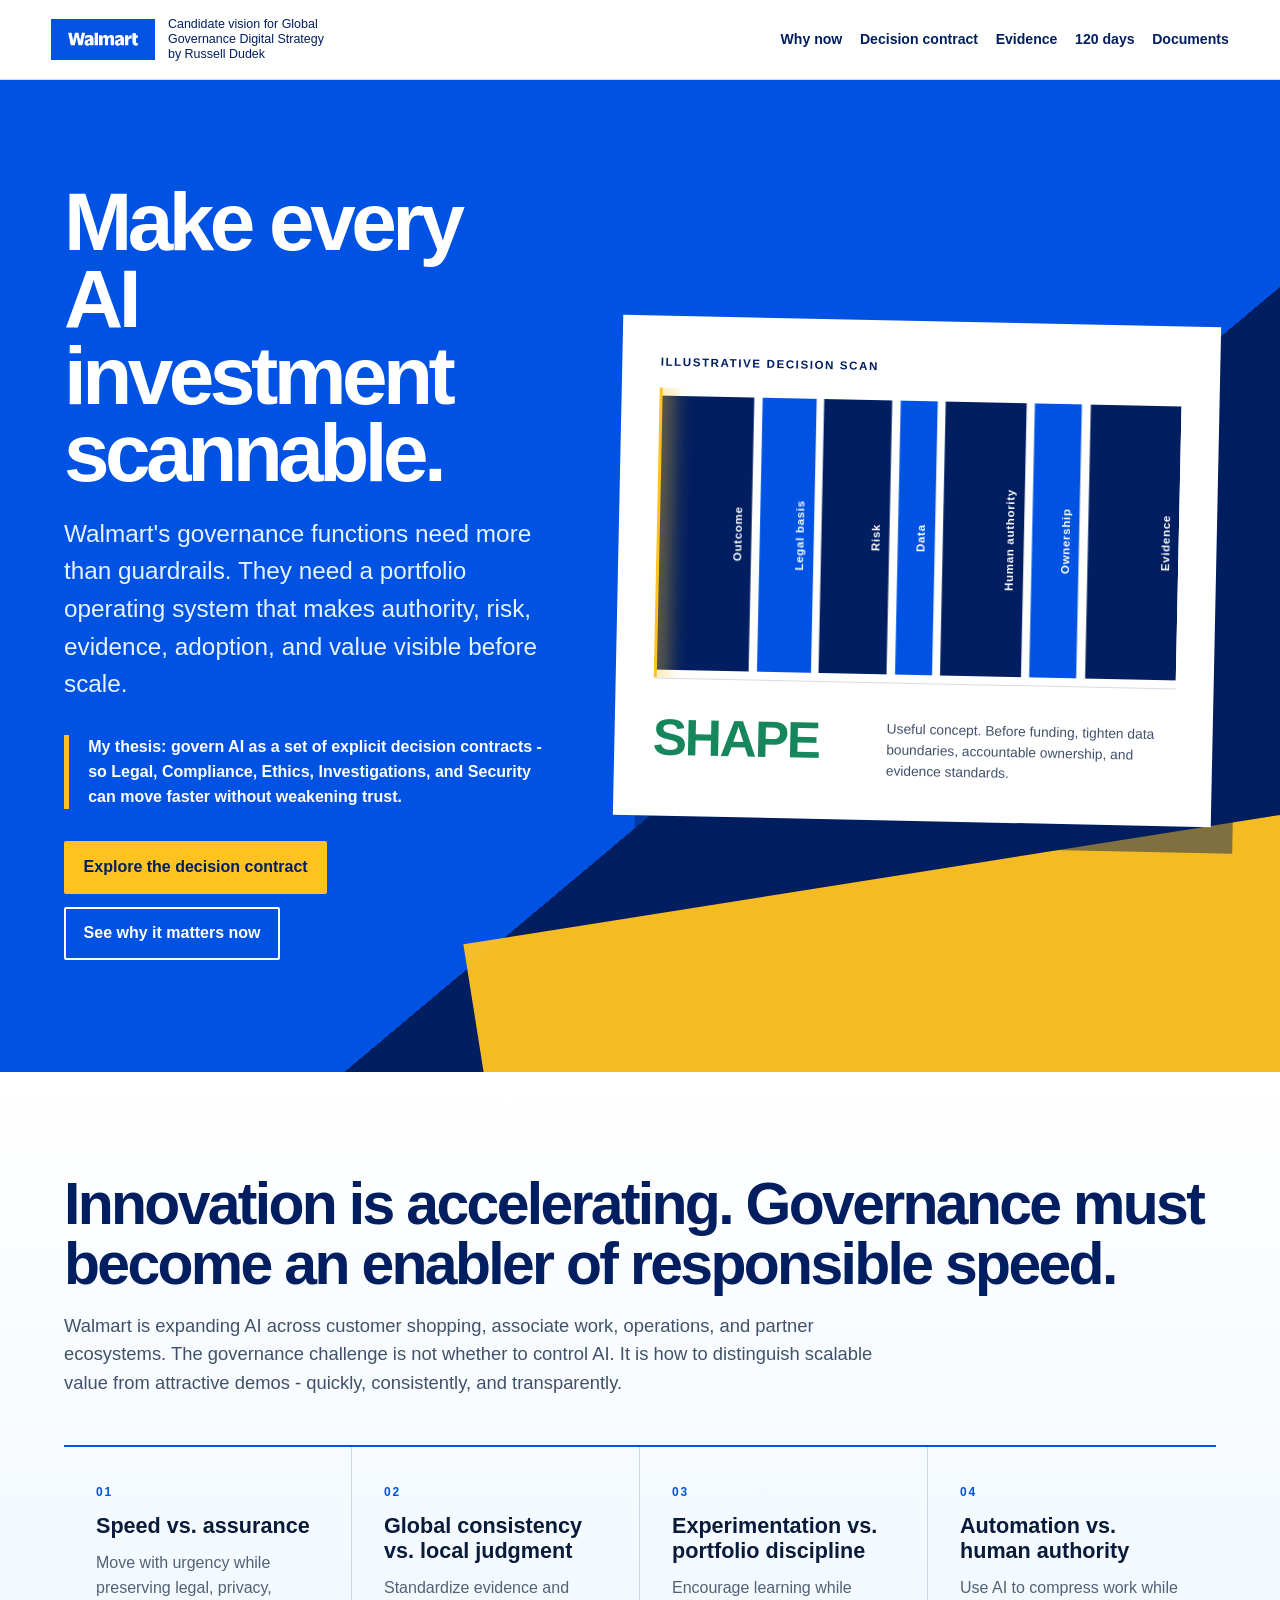
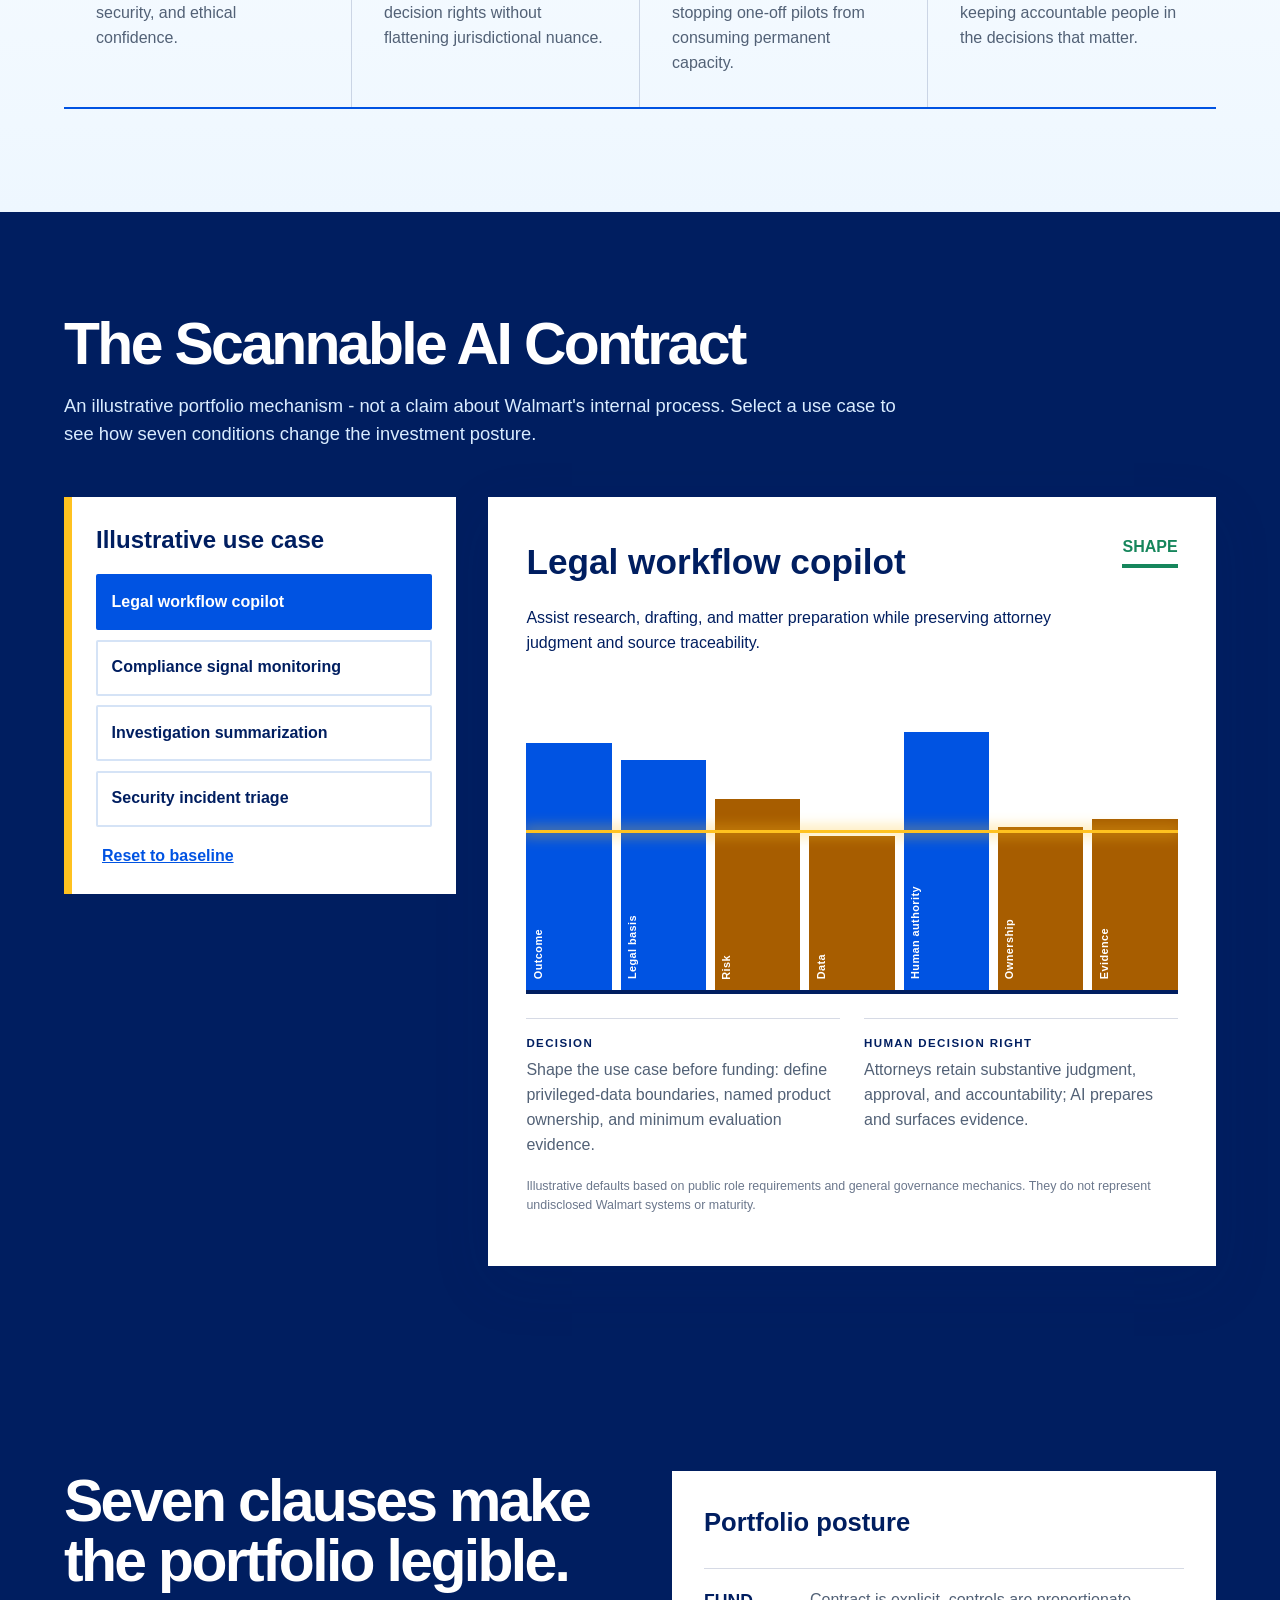
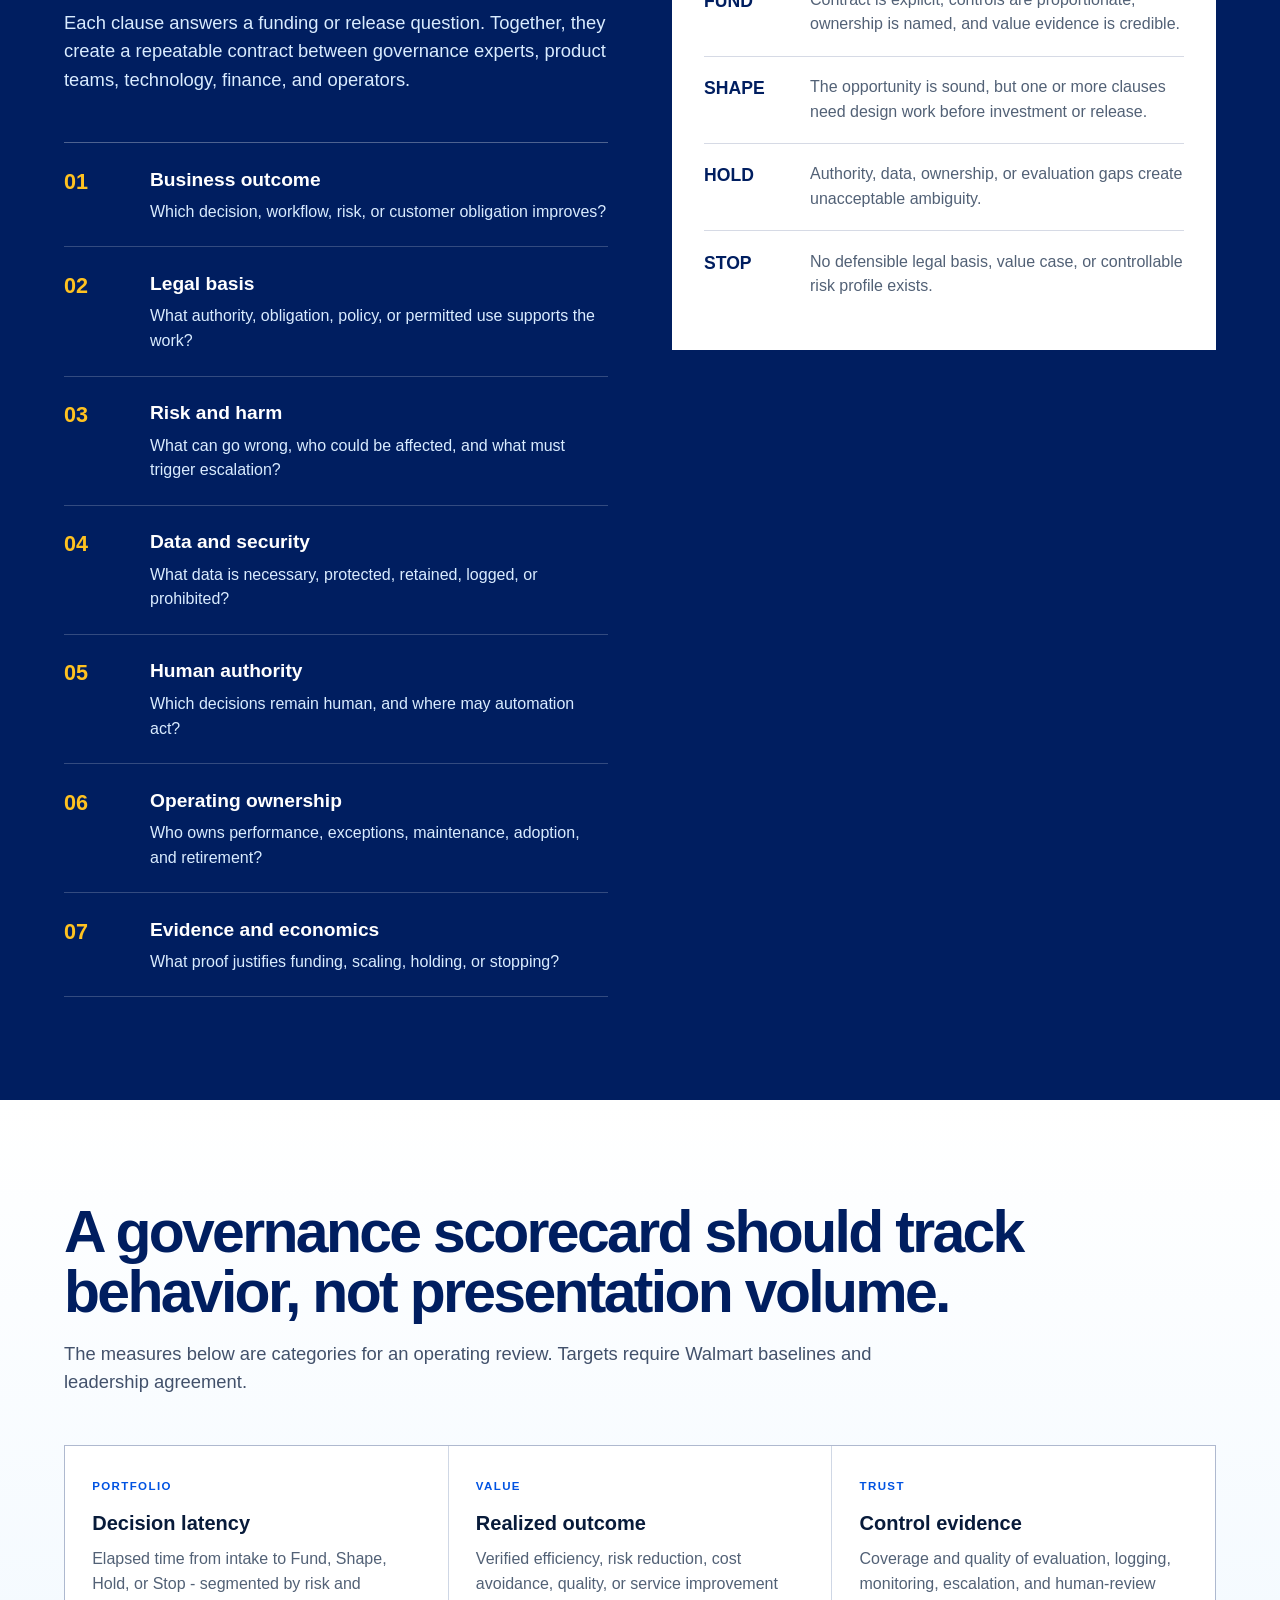
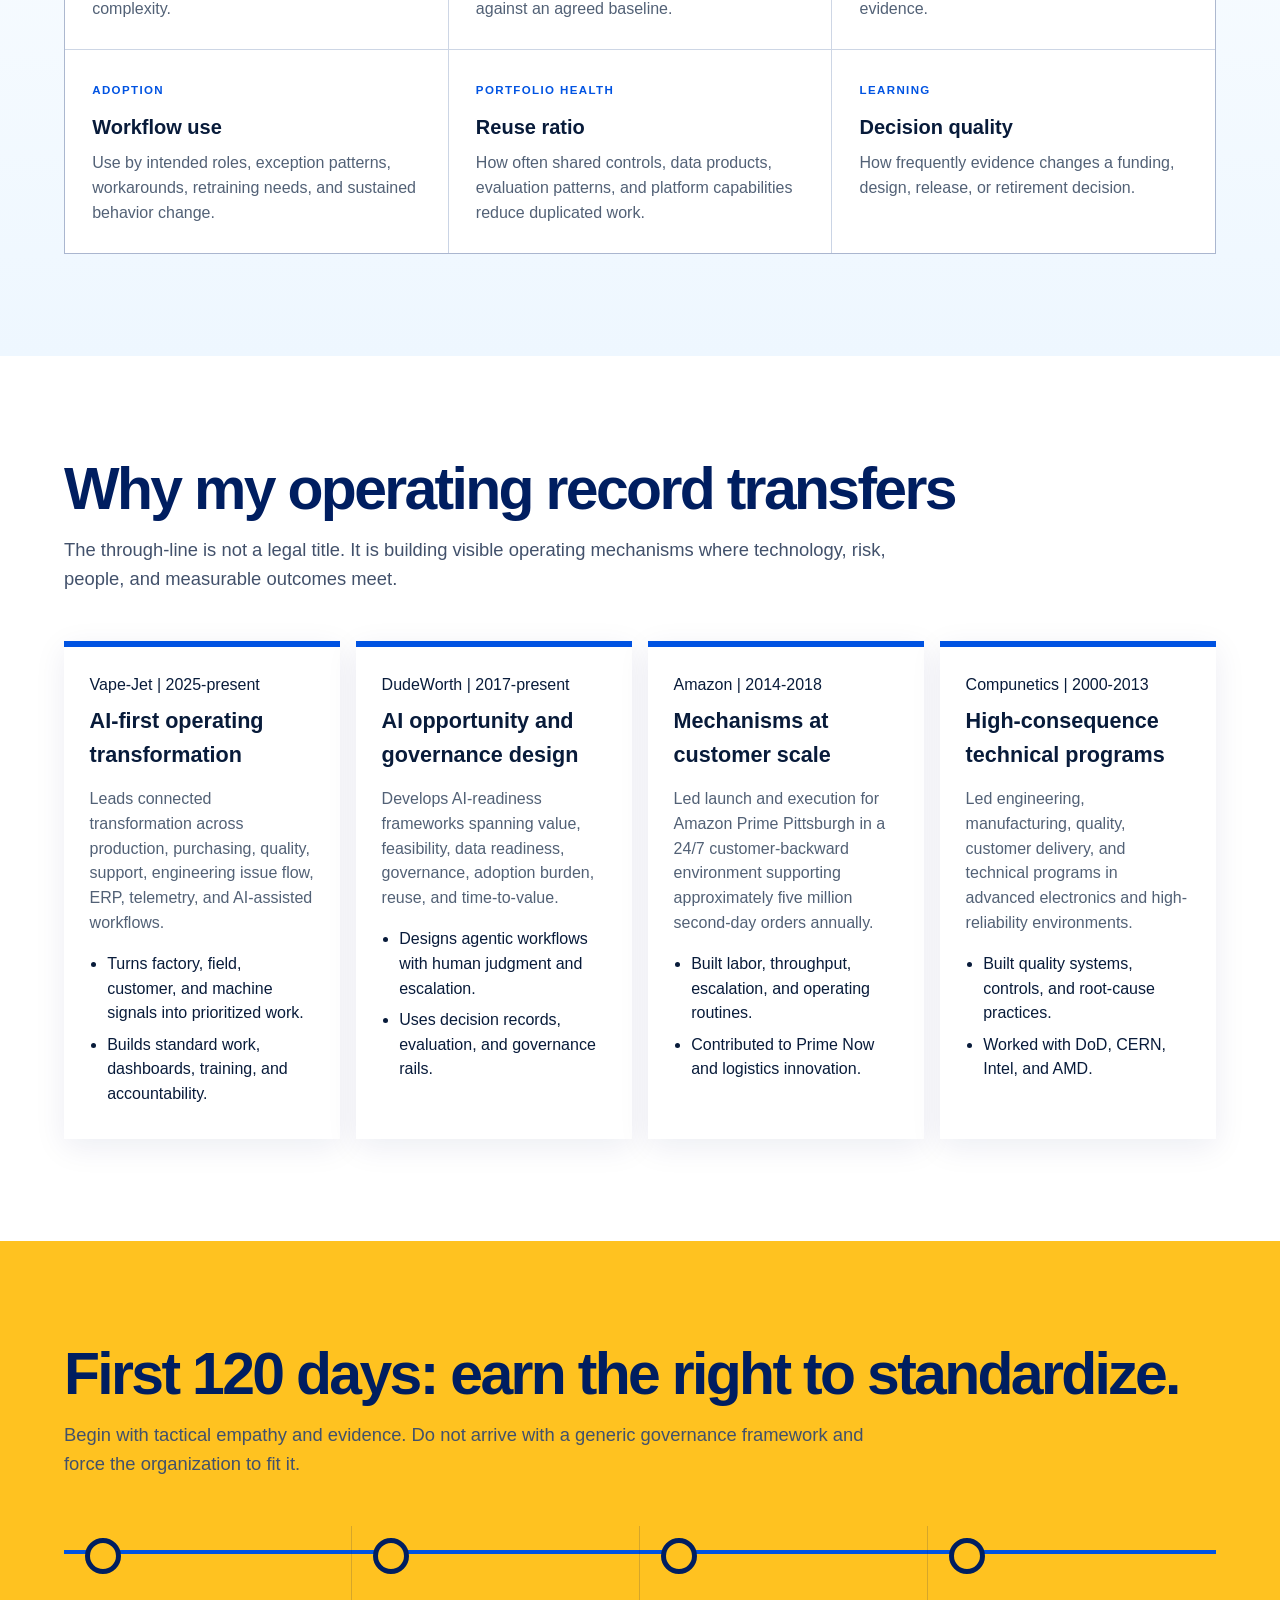
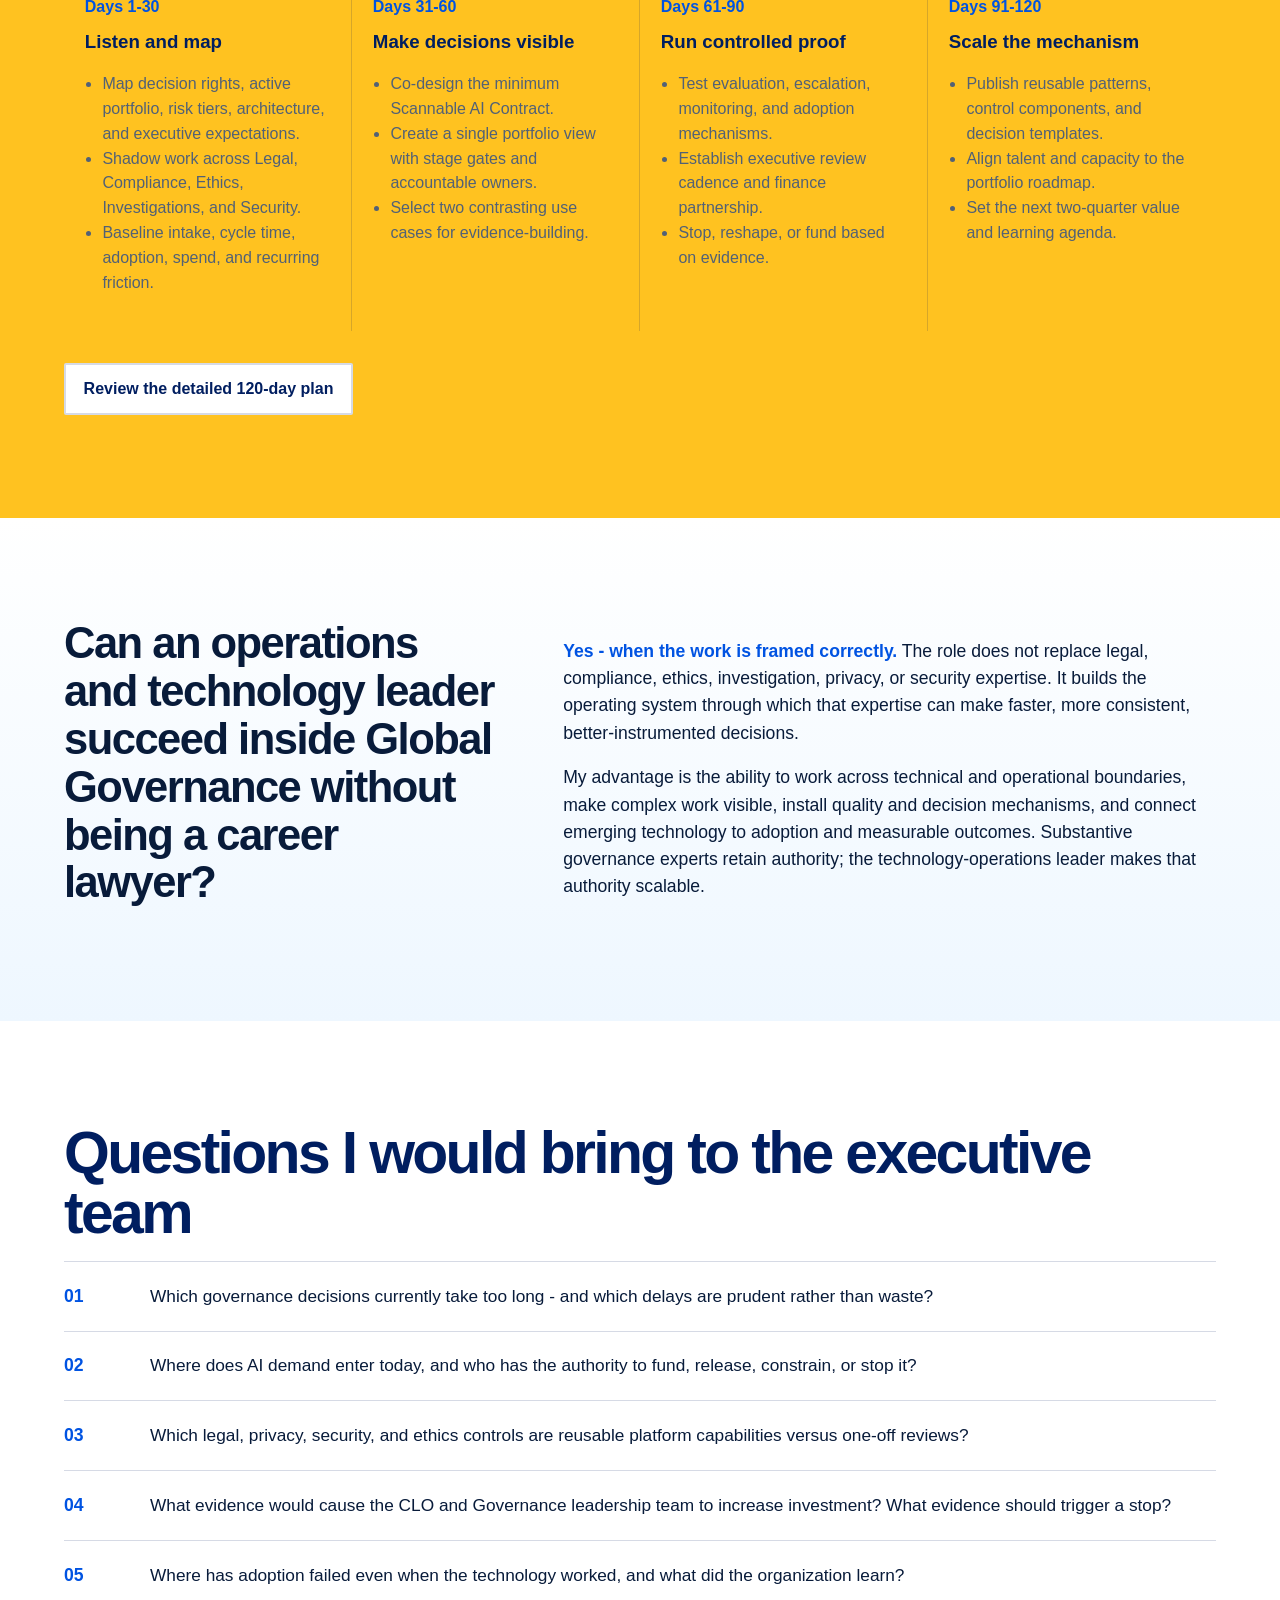
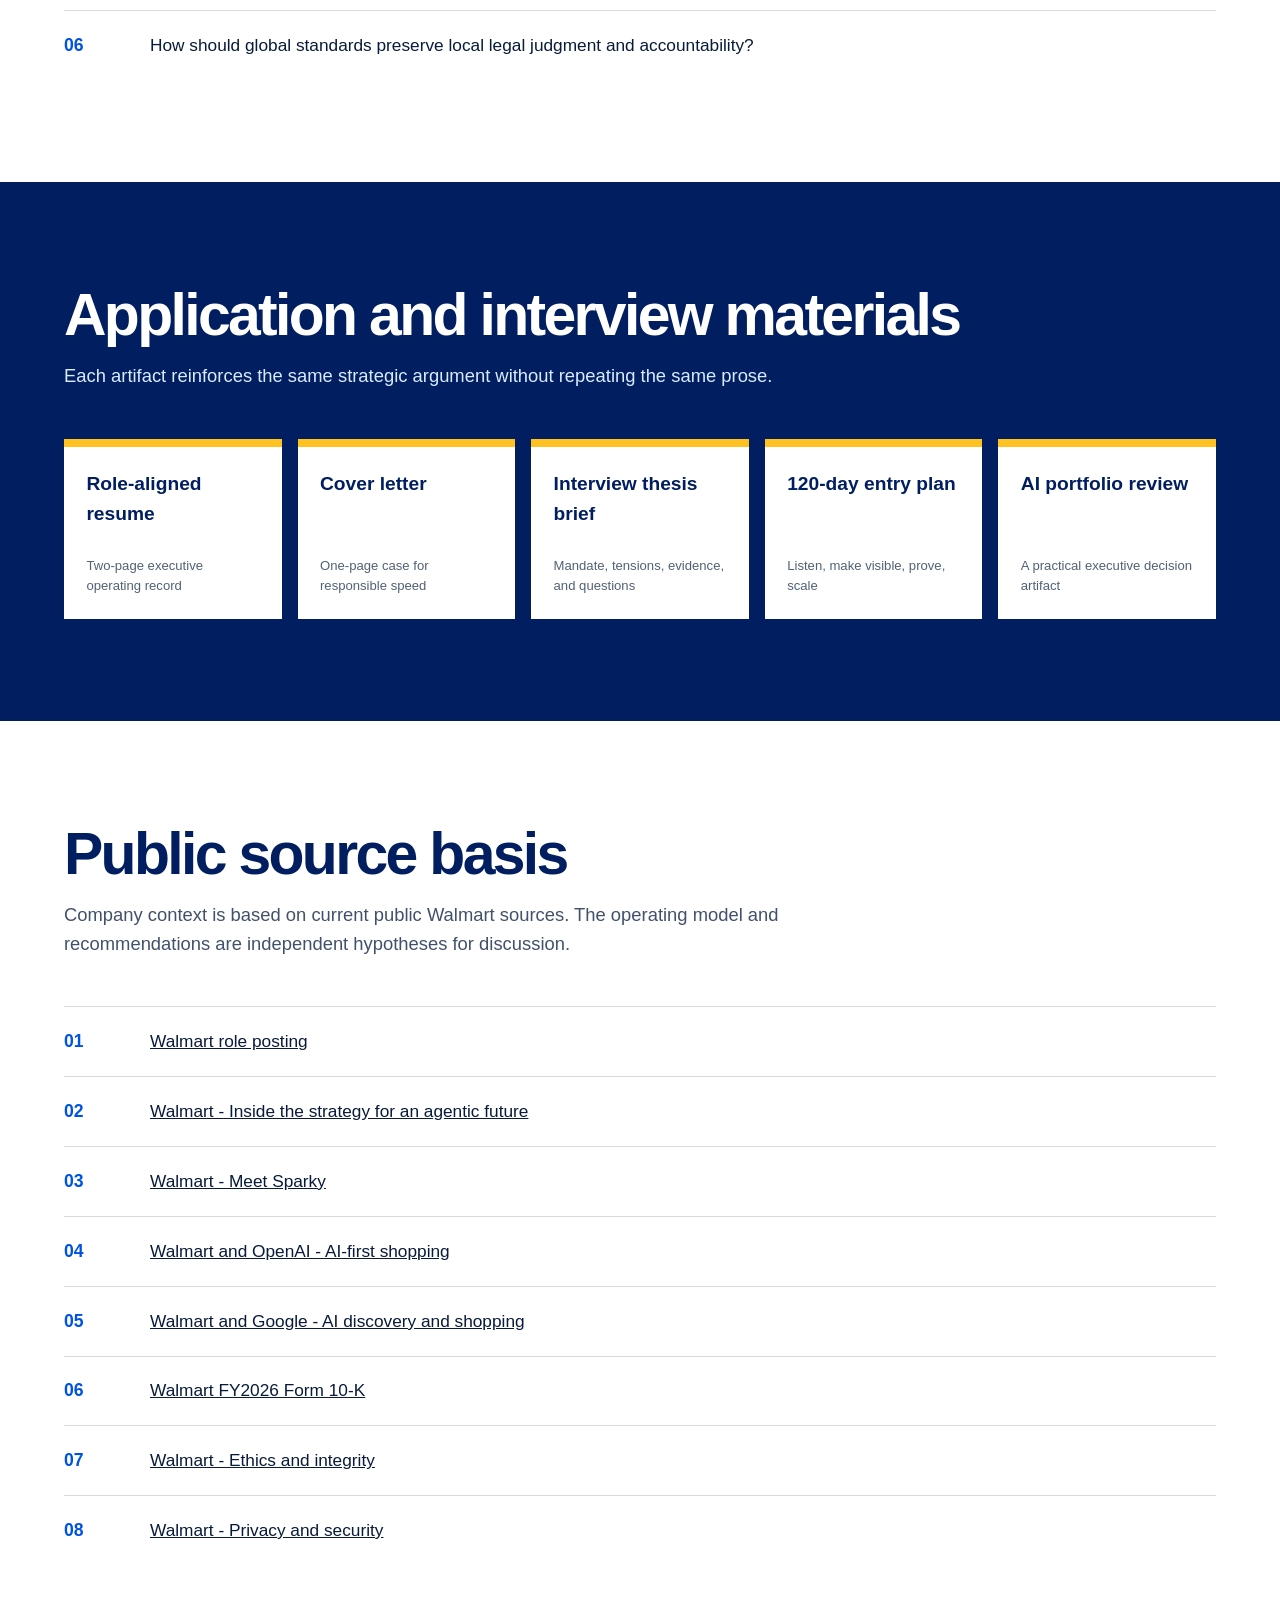
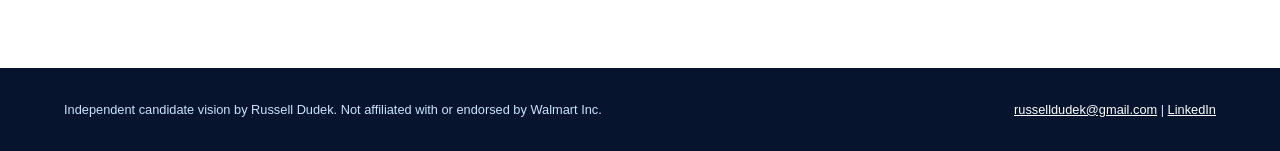
<file: index.html>
<!doctype html><html lang="en"><head><meta charset="utf-8"><meta name="viewport" content="width=device-width,initial-scale=1"><meta name="description" content="Independent candidate vision for Walmart Global Governance Digital Strategy."><title>Walmart Global Governance AI Strategy | Russell Dudek</title><link rel="stylesheet" href="styles.css"></head><body><a class="skip-link" href="#main">Skip to content</a><header class="site-header">
<a class="brand-lockup" href="index.html"><img src="assets/brand/walmart-wordmark-cropped.jpg" alt="Walmart"><span>Candidate vision for Global Governance Digital Strategy<br>by Russell Dudek</span></a>
<button class="nav-toggle" aria-expanded="false" aria-controls="site-nav">Menu</button>
<nav class="site-nav" id="site-nav" aria-label="Primary"><a href="#why-now">Why now</a><a href="#contract">Decision contract</a><a href="#evidence">Evidence</a><a href="#entry">120 days</a><a href="#documents">Documents</a></nav>
</header><main id="main">
<section class="hero"><div class="hero-inner"><div class="hero-copy">
<h1>Make every AI investment scannable.</h1>
<p class="lead">Walmart's governance functions need more than guardrails. They need a portfolio operating system that makes authority, risk, evidence, adoption, and value visible before scale.</p>
<p class="thesis">My thesis: govern AI as a set of explicit decision contracts - so Legal, Compliance, Ethics, Investigations, and Security can move faster without weakening trust.</p>
<div class="hero-actions"><a class="btn btn-primary" href="#contract">Explore the decision contract</a><a class="btn btn-secondary" href="#why-now">See why it matters now</a></div>
</div><div class="scan-stage" aria-label="Illustrative AI decision scan"><div class="scan-frame"><div class="barcode">
<div class="bar">Outcome</div><div class="bar">Legal basis</div><div class="bar">Risk</div><div class="bar">Data</div><div class="bar">Human authority</div><div class="bar">Ownership</div><div class="bar">Evidence</div><div class="scan-beam" aria-hidden="true"></div></div>
<div class="scan-outcome"><strong>SHAPE</strong><span>Useful concept. Before funding, tighten data boundaries, accountable ownership, and evidence standards.</span></div></div></div></div></section>

<section class="section mist-band" id="why-now"><div class="section-inner"><h2>Innovation is accelerating. Governance must become an enabler of responsible speed.</h2>
<p class="section-intro">Walmart is expanding AI across customer shopping, associate work, operations, and partner ecosystems. The governance challenge is not whether to control AI. It is how to distinguish scalable value from attractive demos - quickly, consistently, and transparently.</p>
<div class="tension-grid">
<div class="tension"><span class="number">01</span><h3>Speed vs. assurance</h3><p>Move with urgency while preserving legal, privacy, security, and ethical confidence.</p></div>
<div class="tension"><span class="number">02</span><h3>Global consistency vs. local judgment</h3><p>Standardize evidence and decision rights without flattening jurisdictional nuance.</p></div>
<div class="tension"><span class="number">03</span><h3>Experimentation vs. portfolio discipline</h3><p>Encourage learning while stopping one-off pilots from consuming permanent capacity.</p></div>
<div class="tension"><span class="number">04</span><h3>Automation vs. human authority</h3><p>Use AI to compress work while keeping accountable people in the decisions that matter.</p></div>
</div></div></section>

<section class="section blue-band" id="contract"><div class="section-inner"><h2>The Scannable AI Contract</h2><p class="section-intro">An illustrative portfolio mechanism - not a claim about Walmart's internal process. Select a use case to see how seven conditions change the investment posture.</p>
<div class="scan-lab"><aside class="scenario-panel"><h3>Illustrative use case</h3><div class="scenario-list">
<button class="scenario-button" data-scenario="legal" aria-pressed="true">Legal workflow copilot</button>
<button class="scenario-button" data-scenario="compliance" aria-pressed="false">Compliance signal monitoring</button>
<button class="scenario-button" data-scenario="investigation" aria-pressed="false">Investigation summarization</button>
<button class="scenario-button" data-scenario="security" aria-pressed="false">Security incident triage</button></div><button class="reset-button" type="button">Reset to baseline</button></aside>
<div class="contract-panel" aria-live="polite"><div class="contract-header"><div><h3 id="scenario-title">Legal workflow copilot</h3><p id="scenario-summary">Assist research, drafting, and matter preparation while preserving attorney judgment and source traceability.</p></div><div class="contract-status" id="contract-status">SHAPE</div></div>
<div class="contract-bars" id="contract-bars"><div class="contract-scan" aria-hidden="true"></div>
<div class="contract-bar" data-dimension="outcome"><span>Outcome</span></div><div class="contract-bar" data-dimension="legal"><span>Legal basis</span></div><div class="contract-bar" data-dimension="risk"><span>Risk</span></div><div class="contract-bar" data-dimension="data"><span>Data</span></div><div class="contract-bar" data-dimension="authority"><span>Human authority</span></div><div class="contract-bar" data-dimension="owner"><span>Ownership</span></div><div class="contract-bar" data-dimension="evidence"><span>Evidence</span></div></div>
<div class="contract-readout"><div class="readout-block"><b>Decision</b><p id="decision-text">Shape the use case before funding: define privileged-data boundaries, named product ownership, and minimum evaluation evidence.</p></div><div class="readout-block"><b>Human decision right</b><p id="authority-text">Attorneys retain substantive judgment, approval, and accountability; AI prepares and surfaces evidence.</p></div></div>
<p class="assumption-note">Illustrative defaults based on public role requirements and general governance mechanics. They do not represent undisclosed Walmart systems or maturity.</p></div></div></div></section>

<section class="section blue-band"><div class="section-inner"><div class="architecture"><div><h2>Seven clauses make the portfolio legible.</h2><p class="section-intro">Each clause answers a funding or release question. Together, they create a repeatable contract between governance experts, product teams, technology, finance, and operators.</p><div class="constitution">
<div class="clause"><strong>01</strong><div><h3>Business outcome</h3><p>Which decision, workflow, risk, or customer obligation improves?</p></div></div>
<div class="clause"><strong>02</strong><div><h3>Legal basis</h3><p>What authority, obligation, policy, or permitted use supports the work?</p></div></div>
<div class="clause"><strong>03</strong><div><h3>Risk and harm</h3><p>What can go wrong, who could be affected, and what must trigger escalation?</p></div></div>
<div class="clause"><strong>04</strong><div><h3>Data and security</h3><p>What data is necessary, protected, retained, logged, or prohibited?</p></div></div>
<div class="clause"><strong>05</strong><div><h3>Human authority</h3><p>Which decisions remain human, and where may automation act?</p></div></div>
<div class="clause"><strong>06</strong><div><h3>Operating ownership</h3><p>Who owns performance, exceptions, maintenance, adoption, and retirement?</p></div></div>
<div class="clause"><strong>07</strong><div><h3>Evidence and economics</h3><p>What proof justifies funding, scaling, holding, or stopping?</p></div></div>
</div></div><div class="decision-rail"><h3>Portfolio posture</h3><div class="outcome-row"><b>FUND</b><p>Contract is explicit, controls are proportionate, ownership is named, and value evidence is credible.</p></div><div class="outcome-row"><b>SHAPE</b><p>The opportunity is sound, but one or more clauses need design work before investment or release.</p></div><div class="outcome-row"><b>HOLD</b><p>Authority, data, ownership, or evaluation gaps create unacceptable ambiguity.</p></div><div class="outcome-row"><b>STOP</b><p>No defensible legal basis, value case, or controllable risk profile exists.</p></div></div></div></div></section>

<section class="section mist-band"><div class="section-inner"><h2>A governance scorecard should track behavior, not presentation volume.</h2><p class="section-intro">The measures below are categories for an operating review. Targets require Walmart baselines and leadership agreement.</p><div class="scorecard">
<div class="metric"><span>Portfolio</span><h3>Decision latency</h3><p>Elapsed time from intake to Fund, Shape, Hold, or Stop - segmented by risk and complexity.</p></div>
<div class="metric"><span>Value</span><h3>Realized outcome</h3><p>Verified efficiency, risk reduction, cost avoidance, quality, or service improvement against an agreed baseline.</p></div>
<div class="metric"><span>Trust</span><h3>Control evidence</h3><p>Coverage and quality of evaluation, logging, monitoring, escalation, and human-review evidence.</p></div>
<div class="metric"><span>Adoption</span><h3>Workflow use</h3><p>Use by intended roles, exception patterns, workarounds, retraining needs, and sustained behavior change.</p></div>
<div class="metric"><span>Portfolio health</span><h3>Reuse ratio</h3><p>How often shared controls, data products, evaluation patterns, and platform capabilities reduce duplicated work.</p></div>
<div class="metric"><span>Learning</span><h3>Decision quality</h3><p>How frequently evidence changes a funding, design, release, or retirement decision.</p></div>
</div></div></section>

<section class="section" id="evidence"><div class="section-inner"><h2>Why my operating record transfers</h2><p class="section-intro">The through-line is not a legal title. It is building visible operating mechanisms where technology, risk, people, and measurable outcomes meet.</p><div class="evidence-map">
<div class="evidence-card"><span>Vape-Jet | 2025-present</span><h3>AI-first operating transformation</h3><p>Leads connected transformation across production, purchasing, quality, support, engineering issue flow, ERP, telemetry, and AI-assisted workflows.</p><ul><li>Turns factory, field, customer, and machine signals into prioritized work.</li><li>Builds standard work, dashboards, training, and accountability.</li></ul></div>
<div class="evidence-card"><span>DudeWorth | 2017-present</span><h3>AI opportunity and governance design</h3><p>Develops AI-readiness frameworks spanning value, feasibility, data readiness, governance, adoption burden, reuse, and time-to-value.</p><ul><li>Designs agentic workflows with human judgment and escalation.</li><li>Uses decision records, evaluation, and governance rails.</li></ul></div>
<div class="evidence-card"><span>Amazon | 2014-2018</span><h3>Mechanisms at customer scale</h3><p>Led launch and execution for Amazon Prime Pittsburgh in a 24/7 customer-backward environment supporting approximately five million second-day orders annually.</p><ul><li>Built labor, throughput, escalation, and operating routines.</li><li>Contributed to Prime Now and logistics innovation.</li></ul></div>
<div class="evidence-card"><span>Compunetics | 2000-2013</span><h3>High-consequence technical programs</h3><p>Led engineering, manufacturing, quality, customer delivery, and technical programs in advanced electronics and high-reliability environments.</p><ul><li>Built quality systems, controls, and root-cause practices.</li><li>Worked with DoD, CERN, Intel, and AMD.</li></ul></div>
</div></div></section>

<section class="section yellow-band" id="entry"><div class="section-inner"><h2>First 120 days: earn the right to standardize.</h2><p class="section-intro">Begin with tactical empathy and evidence. Do not arrive with a generic governance framework and force the organization to fit it.</p><div class="timeline">
<div class="phase"><b>Days 1-30</b><h3>Listen and map</h3><ul><li>Map decision rights, active portfolio, risk tiers, architecture, and executive expectations.</li><li>Shadow work across Legal, Compliance, Ethics, Investigations, and Security.</li><li>Baseline intake, cycle time, adoption, spend, and recurring friction.</li></ul></div>
<div class="phase"><b>Days 31-60</b><h3>Make decisions visible</h3><ul><li>Co-design the minimum Scannable AI Contract.</li><li>Create a single portfolio view with stage gates and accountable owners.</li><li>Select two contrasting use cases for evidence-building.</li></ul></div>
<div class="phase"><b>Days 61-90</b><h3>Run controlled proof</h3><ul><li>Test evaluation, escalation, monitoring, and adoption mechanisms.</li><li>Establish executive review cadence and finance partnership.</li><li>Stop, reshape, or fund based on evidence.</li></ul></div>
<div class="phase"><b>Days 91-120</b><h3>Scale the mechanism</h3><ul><li>Publish reusable patterns, control components, and decision templates.</li><li>Align talent and capacity to the portfolio roadmap.</li><li>Set the next two-quarter value and learning agenda.</li></ul></div>
</div><div class="hero-actions"><a class="btn btn-light" href="120-day-plan.html">Review the detailed 120-day plan</a></div></div></section>

<section class="section mist-band"><div class="section-inner"><div class="objection"><div class="question">Can an operations and technology leader succeed inside Global Governance without being a career lawyer?</div><div class="answer"><p><strong>Yes - when the work is framed correctly.</strong> The role does not replace legal, compliance, ethics, investigation, privacy, or security expertise. It builds the operating system through which that expertise can make faster, more consistent, better-instrumented decisions.</p><p>My advantage is the ability to work across technical and operational boundaries, make complex work visible, install quality and decision mechanisms, and connect emerging technology to adoption and measurable outcomes. Substantive governance experts retain authority; the technology-operations leader makes that authority scalable.</p></div></div></div></section>

<section class="section"><div class="section-inner"><h2>Questions I would bring to the executive team</h2><div class="questions">
<div class="question-item"><p>Which governance decisions currently take too long - and which delays are prudent rather than waste?</p></div>
<div class="question-item"><p>Where does AI demand enter today, and who has the authority to fund, release, constrain, or stop it?</p></div>
<div class="question-item"><p>Which legal, privacy, security, and ethics controls are reusable platform capabilities versus one-off reviews?</p></div>
<div class="question-item"><p>What evidence would cause the CLO and Governance leadership team to increase investment? What evidence should trigger a stop?</p></div>
<div class="question-item"><p>Where has adoption failed even when the technology worked, and what did the organization learn?</p></div>
<div class="question-item"><p>How should global standards preserve local legal judgment and accountability?</p></div>
</div></div></section>

<section class="section blue-band" id="documents"><div class="section-inner"><h2>Application and interview materials</h2><p class="section-intro">Each artifact reinforces the same strategic argument without repeating the same prose.</p><div class="document-strip">
<a class="document-link" href="resume.html"><b>Role-aligned resume</b><span>Two-page executive operating record</span></a>
<a class="document-link" href="cover-letter.html"><b>Cover letter</b><span>One-page case for responsible speed</span></a>
<a class="document-link" href="interview-brief.html"><b>Interview thesis brief</b><span>Mandate, tensions, evidence, and questions</span></a>
<a class="document-link" href="120-day-plan.html"><b>120-day entry plan</b><span>Listen, make visible, prove, scale</span></a>
<a class="document-link" href="ai-portfolio-review.html"><b>AI portfolio review</b><span>A practical executive decision artifact</span></a>
</div></div></section>

<section class="section"><div class="section-inner"><h2>Public source basis</h2><p class="section-intro">Company context is based on current public Walmart sources. The operating model and recommendations are independent hypotheses for discussion.</p><div class="questions"><div class="question-item"><p><a href="https://careers.walmart.com/us/en/jobs/R-2546754">Walmart role posting</a></p></div><div class="question-item"><p><a href="https://corporate.walmart.com/news/2025/05/29/inside-walmarts-strategy-for-building-an-agentic-future">Walmart - Inside the strategy for an agentic future</a></p></div><div class="question-item"><p><a href="https://corporate.walmart.com/news/2025/06/06/walmart-the-future-of-shopping-is-agentic-meet-sparky">Walmart - Meet Sparky</a></p></div><div class="question-item"><p><a href="https://corporate.walmart.com/news/2025/10/14/walmart-partners-with-openai-to-create-ai-first-shopping-experiences">Walmart and OpenAI - AI-first shopping</a></p></div><div class="question-item"><p><a href="https://corporate.walmart.com/news/2026/01/11/walmart-and-google-turn-ai-discovery-into-effortless-shopping-experiences">Walmart and Google - AI discovery and shopping</a></p></div><div class="question-item"><p><a href="https://stock.walmart.com/sec-filings/all-sec-filings/content/0000104169-26-000055/wmt-20260131.htm">Walmart FY2026 Form 10-K</a></p></div><div class="question-item"><p><a href="https://corporate.walmart.com/purpose/ethics-integrity">Walmart - Ethics and integrity</a></p></div><div class="question-item"><p><a href="https://corporate.walmart.com/privacy-security/">Walmart - Privacy and security</a></p></div></div></div></section>
</main><footer class="site-footer"><div class="footer-inner"><span>Independent candidate vision by Russell Dudek. Not affiliated with or endorsed by Walmart Inc.</span><span><a href="mailto:russelldudek@gmail.com">russelldudek@gmail.com</a> | <a href="https://www.linkedin.com/in/russelldudek">LinkedIn</a></span></div></footer><script src="app.js"></script></body></html>
</file>
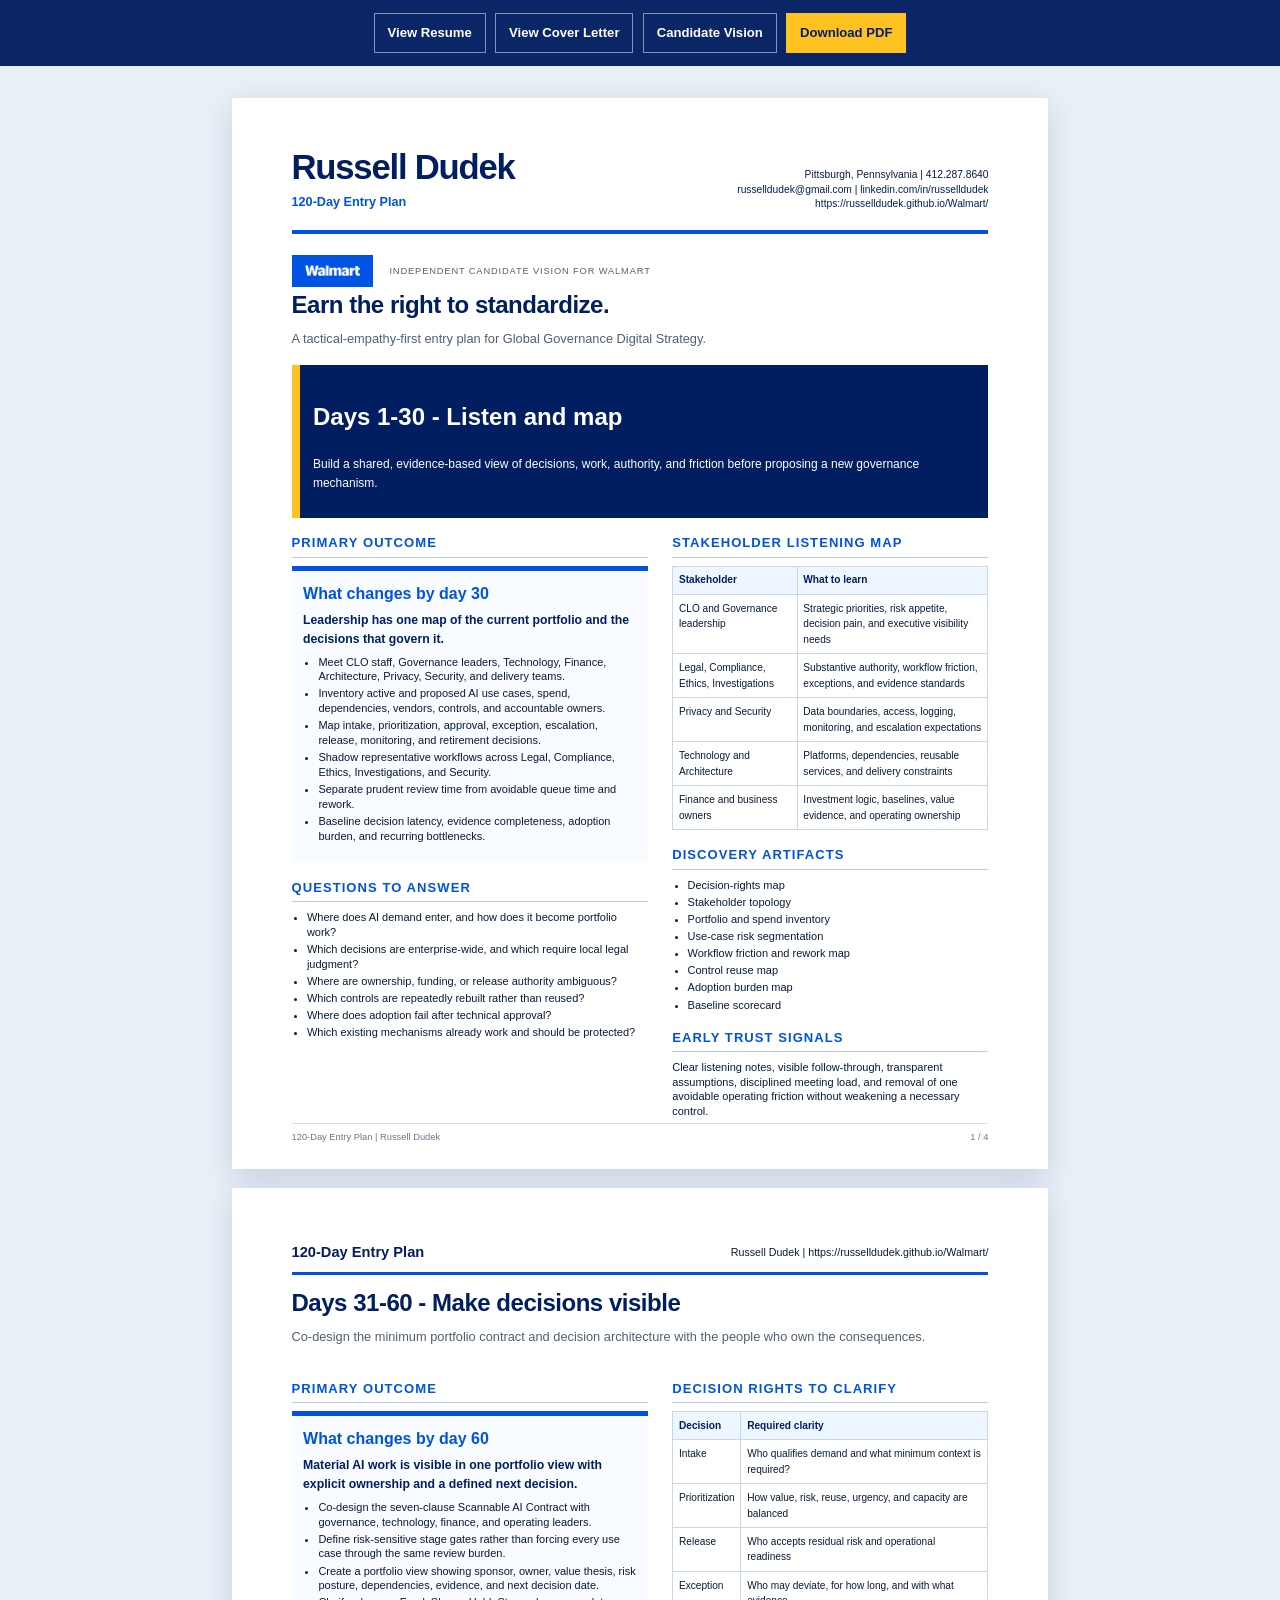
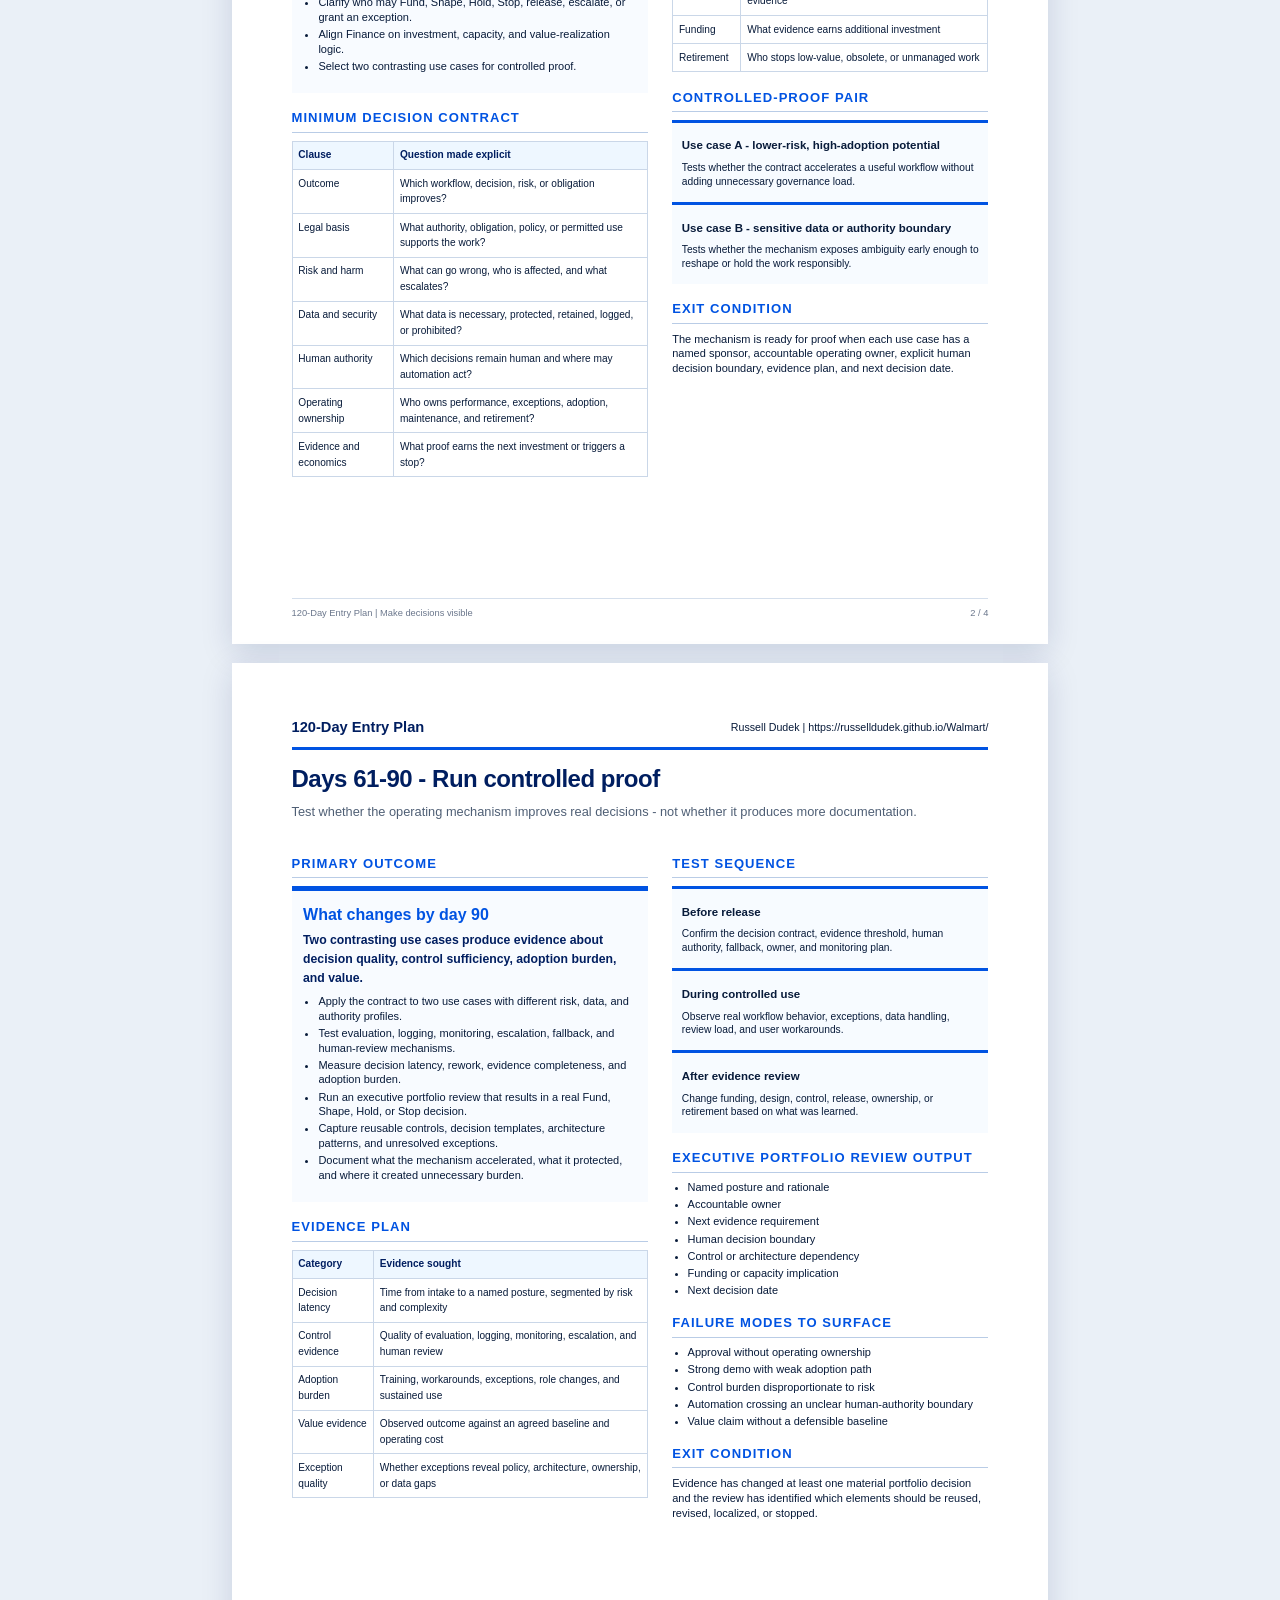
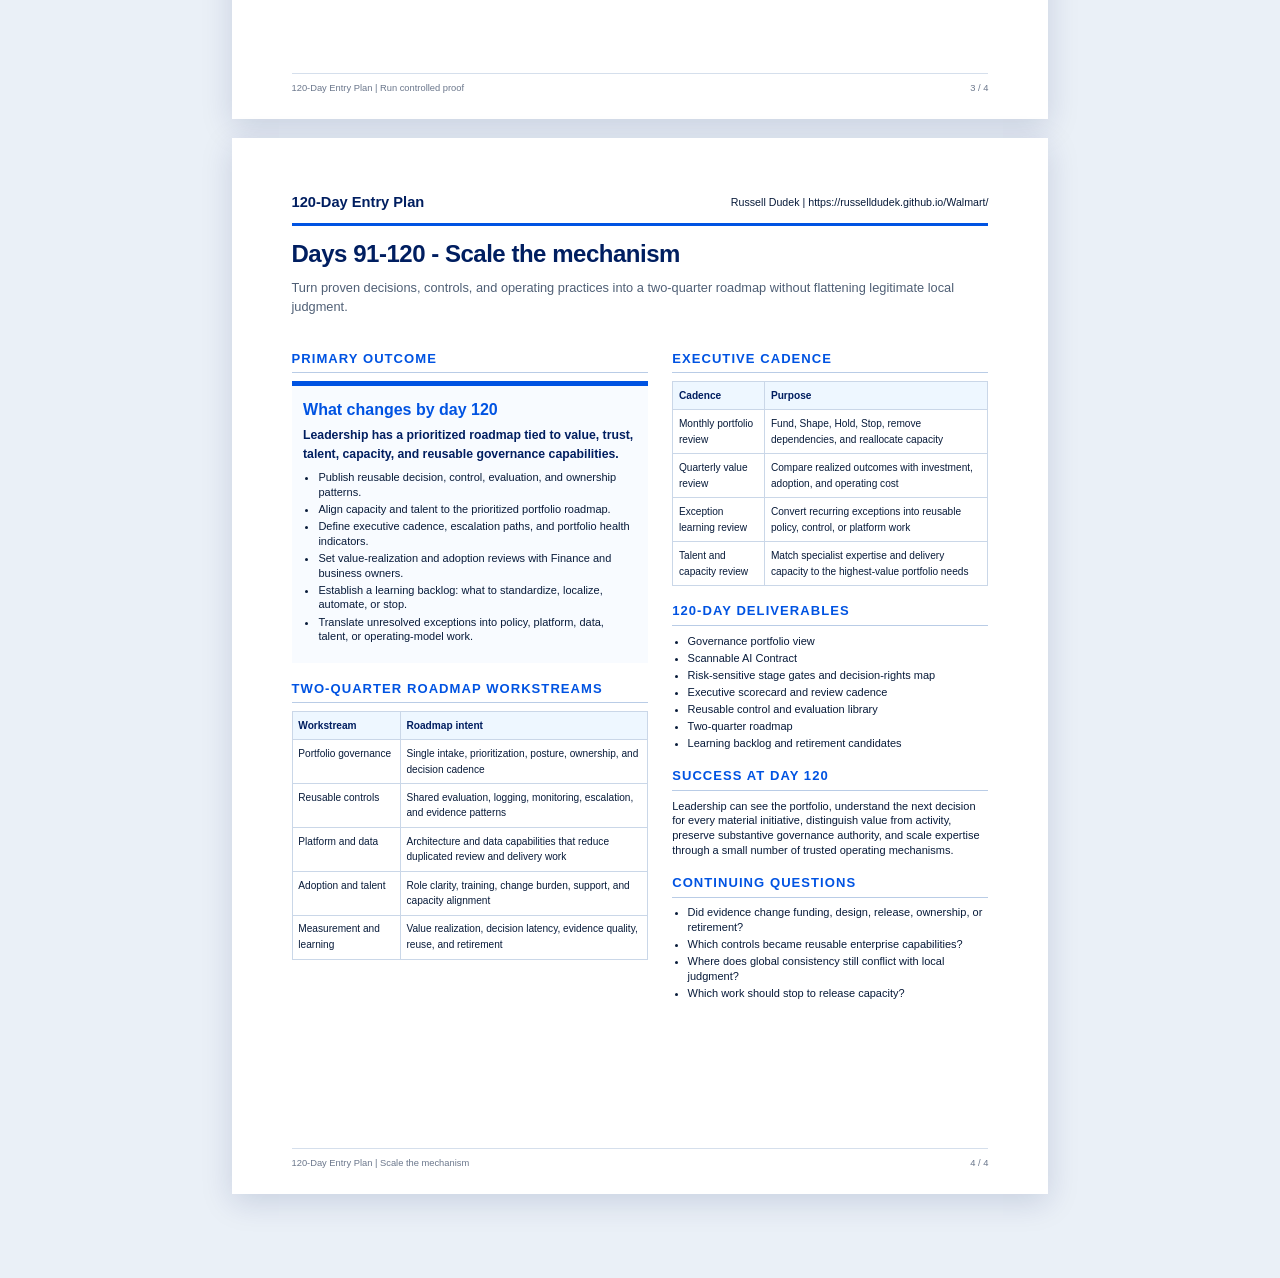
<file: 120-day-plan.html>
<!doctype html><html lang="en"><head><meta charset="utf-8"><meta name="viewport" content="width=device-width,initial-scale=1"><title>Russell Dudek - Walmart 120-Day Entry Plan</title><link rel="stylesheet" href="styles.css"></head><body class="document-body"><div class="document-actions no-print"><a href="resume.html">View Resume</a><a href="cover-letter.html">View Cover Letter</a><a href="index.html">Candidate Vision</a><a class="primary" href="docs/120-day-plan.pdf" download>Download PDF</a></div><main class="document-stack"><section class="sheet"><div class="doc-header"><div><div class="doc-name">Russell Dudek</div><div class="doc-identity">120-Day Entry Plan</div></div><div class="doc-contact">Pittsburgh, Pennsylvania | 412.287.8640<br><a href="mailto:russelldudek@gmail.com">russelldudek@gmail.com</a> | <a href="https://www.linkedin.com/in/russelldudek">linkedin.com/in/russelldudek</a><br><a href="https://russelldudek.github.io/Walmart/">https://russelldudek.github.io/Walmart/</a></div></div><div class="doc-company"><img src="assets/brand/walmart-wordmark-cropped.jpg" alt="Walmart"><span>Independent candidate vision for Walmart</span></div><h1 class="doc-title">Earn the right to standardize.</h1><p class="doc-subtitle">A tactical-empathy-first entry plan for Global Governance Digital Strategy.</p><div class="brief-callout"><h2>Days 1-30 - Listen and map</h2><p>Build a shared, evidence-based view of decisions, work, authority, and friction before proposing a new governance mechanism.</p></div><div class="doc-grid-2"><div><div class="doc-section"><h2>Primary outcome</h2><div class="phase-box"><b>What changes by day 30</b><h3>Leadership has one map of the current portfolio and the decisions that govern it.</h3><ul><li>Meet CLO staff, Governance leaders, Technology, Finance, Architecture, Privacy, Security, and delivery teams.</li><li>Inventory active and proposed AI use cases, spend, dependencies, vendors, controls, and accountable owners.</li><li>Map intake, prioritization, approval, exception, escalation, release, monitoring, and retirement decisions.</li><li>Shadow representative workflows across Legal, Compliance, Ethics, Investigations, and Security.</li><li>Separate prudent review time from avoidable queue time and rework.</li><li>Baseline decision latency, evidence completeness, adoption burden, and recurring bottlenecks.</li></ul></div></div><div class="doc-section"><h2>Questions to answer</h2><ul><li>Where does AI demand enter, and how does it become portfolio work?</li><li>Which decisions are enterprise-wide, and which require local legal judgment?</li><li>Where are ownership, funding, or release authority ambiguous?</li><li>Which controls are repeatedly rebuilt rather than reused?</li><li>Where does adoption fail after technical approval?</li><li>Which existing mechanisms already work and should be protected?</li></ul></div></div><aside><div class="doc-section"><h2>Stakeholder listening map</h2><table class="table"><tr><th>Stakeholder</th><th>What to learn</th></tr><tr><td>CLO and Governance leadership</td><td>Strategic priorities, risk appetite, decision pain, and executive visibility needs</td></tr><tr><td>Legal, Compliance, Ethics, Investigations</td><td>Substantive authority, workflow friction, exceptions, and evidence standards</td></tr><tr><td>Privacy and Security</td><td>Data boundaries, access, logging, monitoring, and escalation expectations</td></tr><tr><td>Technology and Architecture</td><td>Platforms, dependencies, reusable services, and delivery constraints</td></tr><tr><td>Finance and business owners</td><td>Investment logic, baselines, value evidence, and operating ownership</td></tr></table></div><div class="doc-section"><h2>Discovery artifacts</h2><ul><li>Decision-rights map</li><li>Stakeholder topology</li><li>Portfolio and spend inventory</li><li>Use-case risk segmentation</li><li>Workflow friction and rework map</li><li>Control reuse map</li><li>Adoption burden map</li><li>Baseline scorecard</li></ul></div><div class="doc-section"><h2>Early trust signals</h2><p>Clear listening notes, visible follow-through, transparent assumptions, disciplined meeting load, and removal of one avoidable operating friction without weakening a necessary control.</p></div></aside></div><div class="doc-footer"><span>120-Day Entry Plan | Russell Dudek</span><span>1 / 4</span></div></section><section class="sheet"><div class="page-two-header"><strong>120-Day Entry Plan</strong><span>Russell Dudek | https://russelldudek.github.io/Walmart/</span></div><h1 class="doc-title">Days 31-60 - Make decisions visible</h1><p class="doc-subtitle">Co-design the minimum portfolio contract and decision architecture with the people who own the consequences.</p><div class="doc-grid-2"><div><div class="doc-section"><h2>Primary outcome</h2><div class="phase-box"><b>What changes by day 60</b><h3>Material AI work is visible in one portfolio view with explicit ownership and a defined next decision.</h3><ul><li>Co-design the seven-clause Scannable AI Contract with governance, technology, finance, and operating leaders.</li><li>Define risk-sensitive stage gates rather than forcing every use case through the same review burden.</li><li>Create a portfolio view showing sponsor, owner, value thesis, risk posture, dependencies, evidence, and next decision date.</li><li>Clarify who may Fund, Shape, Hold, Stop, release, escalate, or grant an exception.</li><li>Align Finance on investment, capacity, and value-realization logic.</li><li>Select two contrasting use cases for controlled proof.</li></ul></div></div><div class="doc-section"><h2>Minimum decision contract</h2><table class="table"><tr><th>Clause</th><th>Question made explicit</th></tr><tr><td>Outcome</td><td>Which workflow, decision, risk, or obligation improves?</td></tr><tr><td>Legal basis</td><td>What authority, obligation, policy, or permitted use supports the work?</td></tr><tr><td>Risk and harm</td><td>What can go wrong, who is affected, and what escalates?</td></tr><tr><td>Data and security</td><td>What data is necessary, protected, retained, logged, or prohibited?</td></tr><tr><td>Human authority</td><td>Which decisions remain human and where may automation act?</td></tr><tr><td>Operating ownership</td><td>Who owns performance, exceptions, adoption, maintenance, and retirement?</td></tr><tr><td>Evidence and economics</td><td>What proof earns the next investment or triggers a stop?</td></tr></table></div></div><aside><div class="doc-section"><h2>Decision rights to clarify</h2><table class="table"><tr><th>Decision</th><th>Required clarity</th></tr><tr><td>Intake</td><td>Who qualifies demand and what minimum context is required?</td></tr><tr><td>Prioritization</td><td>How value, risk, reuse, urgency, and capacity are balanced</td></tr><tr><td>Release</td><td>Who accepts residual risk and operational readiness</td></tr><tr><td>Exception</td><td>Who may deviate, for how long, and with what evidence</td></tr><tr><td>Funding</td><td>What evidence earns additional investment</td></tr><tr><td>Retirement</td><td>Who stops low-value, obsolete, or unmanaged work</td></tr></table></div><div class="doc-section"><h2>Controlled-proof pair</h2><div class="evidence-chip"><b>Use case A - lower-risk, high-adoption potential</b><p>Tests whether the contract accelerates a useful workflow without adding unnecessary governance load.</p></div><div class="evidence-chip"><b>Use case B - sensitive data or authority boundary</b><p>Tests whether the mechanism exposes ambiguity early enough to reshape or hold the work responsibly.</p></div></div><div class="doc-section"><h2>Exit condition</h2><p>The mechanism is ready for proof when each use case has a named sponsor, accountable operating owner, explicit human decision boundary, evidence plan, and next decision date.</p></div></aside></div><div class="doc-footer"><span>120-Day Entry Plan | Make decisions visible</span><span>2 / 4</span></div></section><section class="sheet"><div class="page-two-header"><strong>120-Day Entry Plan</strong><span>Russell Dudek | https://russelldudek.github.io/Walmart/</span></div><h1 class="doc-title">Days 61-90 - Run controlled proof</h1><p class="doc-subtitle">Test whether the operating mechanism improves real decisions - not whether it produces more documentation.</p><div class="doc-grid-2"><div><div class="doc-section"><h2>Primary outcome</h2><div class="phase-box"><b>What changes by day 90</b><h3>Two contrasting use cases produce evidence about decision quality, control sufficiency, adoption burden, and value.</h3><ul><li>Apply the contract to two use cases with different risk, data, and authority profiles.</li><li>Test evaluation, logging, monitoring, escalation, fallback, and human-review mechanisms.</li><li>Measure decision latency, rework, evidence completeness, and adoption burden.</li><li>Run an executive portfolio review that results in a real Fund, Shape, Hold, or Stop decision.</li><li>Capture reusable controls, decision templates, architecture patterns, and unresolved exceptions.</li><li>Document what the mechanism accelerated, what it protected, and where it created unnecessary burden.</li></ul></div></div><div class="doc-section"><h2>Evidence plan</h2><table class="table"><tr><th>Category</th><th>Evidence sought</th></tr><tr><td>Decision latency</td><td>Time from intake to a named posture, segmented by risk and complexity</td></tr><tr><td>Control evidence</td><td>Quality of evaluation, logging, monitoring, escalation, and human review</td></tr><tr><td>Adoption burden</td><td>Training, workarounds, exceptions, role changes, and sustained use</td></tr><tr><td>Value evidence</td><td>Observed outcome against an agreed baseline and operating cost</td></tr><tr><td>Exception quality</td><td>Whether exceptions reveal policy, architecture, ownership, or data gaps</td></tr></table></div></div><aside><div class="doc-section"><h2>Test sequence</h2><div class="evidence-chip"><b>Before release</b><p>Confirm the decision contract, evidence threshold, human authority, fallback, owner, and monitoring plan.</p></div><div class="evidence-chip"><b>During controlled use</b><p>Observe real workflow behavior, exceptions, data handling, review load, and user workarounds.</p></div><div class="evidence-chip"><b>After evidence review</b><p>Change funding, design, control, release, ownership, or retirement based on what was learned.</p></div></div><div class="doc-section"><h2>Executive portfolio review output</h2><ul><li>Named posture and rationale</li><li>Accountable owner</li><li>Next evidence requirement</li><li>Human decision boundary</li><li>Control or architecture dependency</li><li>Funding or capacity implication</li><li>Next decision date</li></ul></div><div class="doc-section"><h2>Failure modes to surface</h2><ul><li>Approval without operating ownership</li><li>Strong demo with weak adoption path</li><li>Control burden disproportionate to risk</li><li>Automation crossing an unclear human-authority boundary</li><li>Value claim without a defensible baseline</li></ul></div><div class="doc-section"><h2>Exit condition</h2><p>Evidence has changed at least one material portfolio decision and the review has identified which elements should be reused, revised, localized, or stopped.</p></div></aside></div><div class="doc-footer"><span>120-Day Entry Plan | Run controlled proof</span><span>3 / 4</span></div></section><section class="sheet"><div class="page-two-header"><strong>120-Day Entry Plan</strong><span>Russell Dudek | https://russelldudek.github.io/Walmart/</span></div><h1 class="doc-title">Days 91-120 - Scale the mechanism</h1><p class="doc-subtitle">Turn proven decisions, controls, and operating practices into a two-quarter roadmap without flattening legitimate local judgment.</p><div class="doc-grid-2"><div><div class="doc-section"><h2>Primary outcome</h2><div class="phase-box"><b>What changes by day 120</b><h3>Leadership has a prioritized roadmap tied to value, trust, talent, capacity, and reusable governance capabilities.</h3><ul><li>Publish reusable decision, control, evaluation, and ownership patterns.</li><li>Align capacity and talent to the prioritized portfolio roadmap.</li><li>Define executive cadence, escalation paths, and portfolio health indicators.</li><li>Set value-realization and adoption reviews with Finance and business owners.</li><li>Establish a learning backlog: what to standardize, localize, automate, or stop.</li><li>Translate unresolved exceptions into policy, platform, data, talent, or operating-model work.</li></ul></div></div><div class="doc-section"><h2>Two-quarter roadmap workstreams</h2><table class="table"><tr><th>Workstream</th><th>Roadmap intent</th></tr><tr><td>Portfolio governance</td><td>Single intake, prioritization, posture, ownership, and decision cadence</td></tr><tr><td>Reusable controls</td><td>Shared evaluation, logging, monitoring, escalation, and evidence patterns</td></tr><tr><td>Platform and data</td><td>Architecture and data capabilities that reduce duplicated review and delivery work</td></tr><tr><td>Adoption and talent</td><td>Role clarity, training, change burden, support, and capacity alignment</td></tr><tr><td>Measurement and learning</td><td>Value realization, decision latency, evidence quality, reuse, and retirement</td></tr></table></div></div><aside><div class="doc-section"><h2>Executive cadence</h2><table class="table"><tr><th>Cadence</th><th>Purpose</th></tr><tr><td>Monthly portfolio review</td><td>Fund, Shape, Hold, Stop, remove dependencies, and reallocate capacity</td></tr><tr><td>Quarterly value review</td><td>Compare realized outcomes with investment, adoption, and operating cost</td></tr><tr><td>Exception learning review</td><td>Convert recurring exceptions into reusable policy, control, or platform work</td></tr><tr><td>Talent and capacity review</td><td>Match specialist expertise and delivery capacity to the highest-value portfolio needs</td></tr></table></div><div class="doc-section"><h2>120-day deliverables</h2><ul><li>Governance portfolio view</li><li>Scannable AI Contract</li><li>Risk-sensitive stage gates and decision-rights map</li><li>Executive scorecard and review cadence</li><li>Reusable control and evaluation library</li><li>Two-quarter roadmap</li><li>Learning backlog and retirement candidates</li></ul></div><div class="doc-section"><h2>Success at day 120</h2><p>Leadership can see the portfolio, understand the next decision for every material initiative, distinguish value from activity, preserve substantive governance authority, and scale expertise through a small number of trusted operating mechanisms.</p></div><div class="doc-section"><h2>Continuing questions</h2><ul><li>Did evidence change funding, design, release, ownership, or retirement?</li><li>Which controls became reusable enterprise capabilities?</li><li>Where does global consistency still conflict with local judgment?</li><li>Which work should stop to release capacity?</li></ul></div></aside></div><div class="doc-footer"><span>120-Day Entry Plan | Scale the mechanism</span><span>4 / 4</span></div></section></main></body></html>
</file>
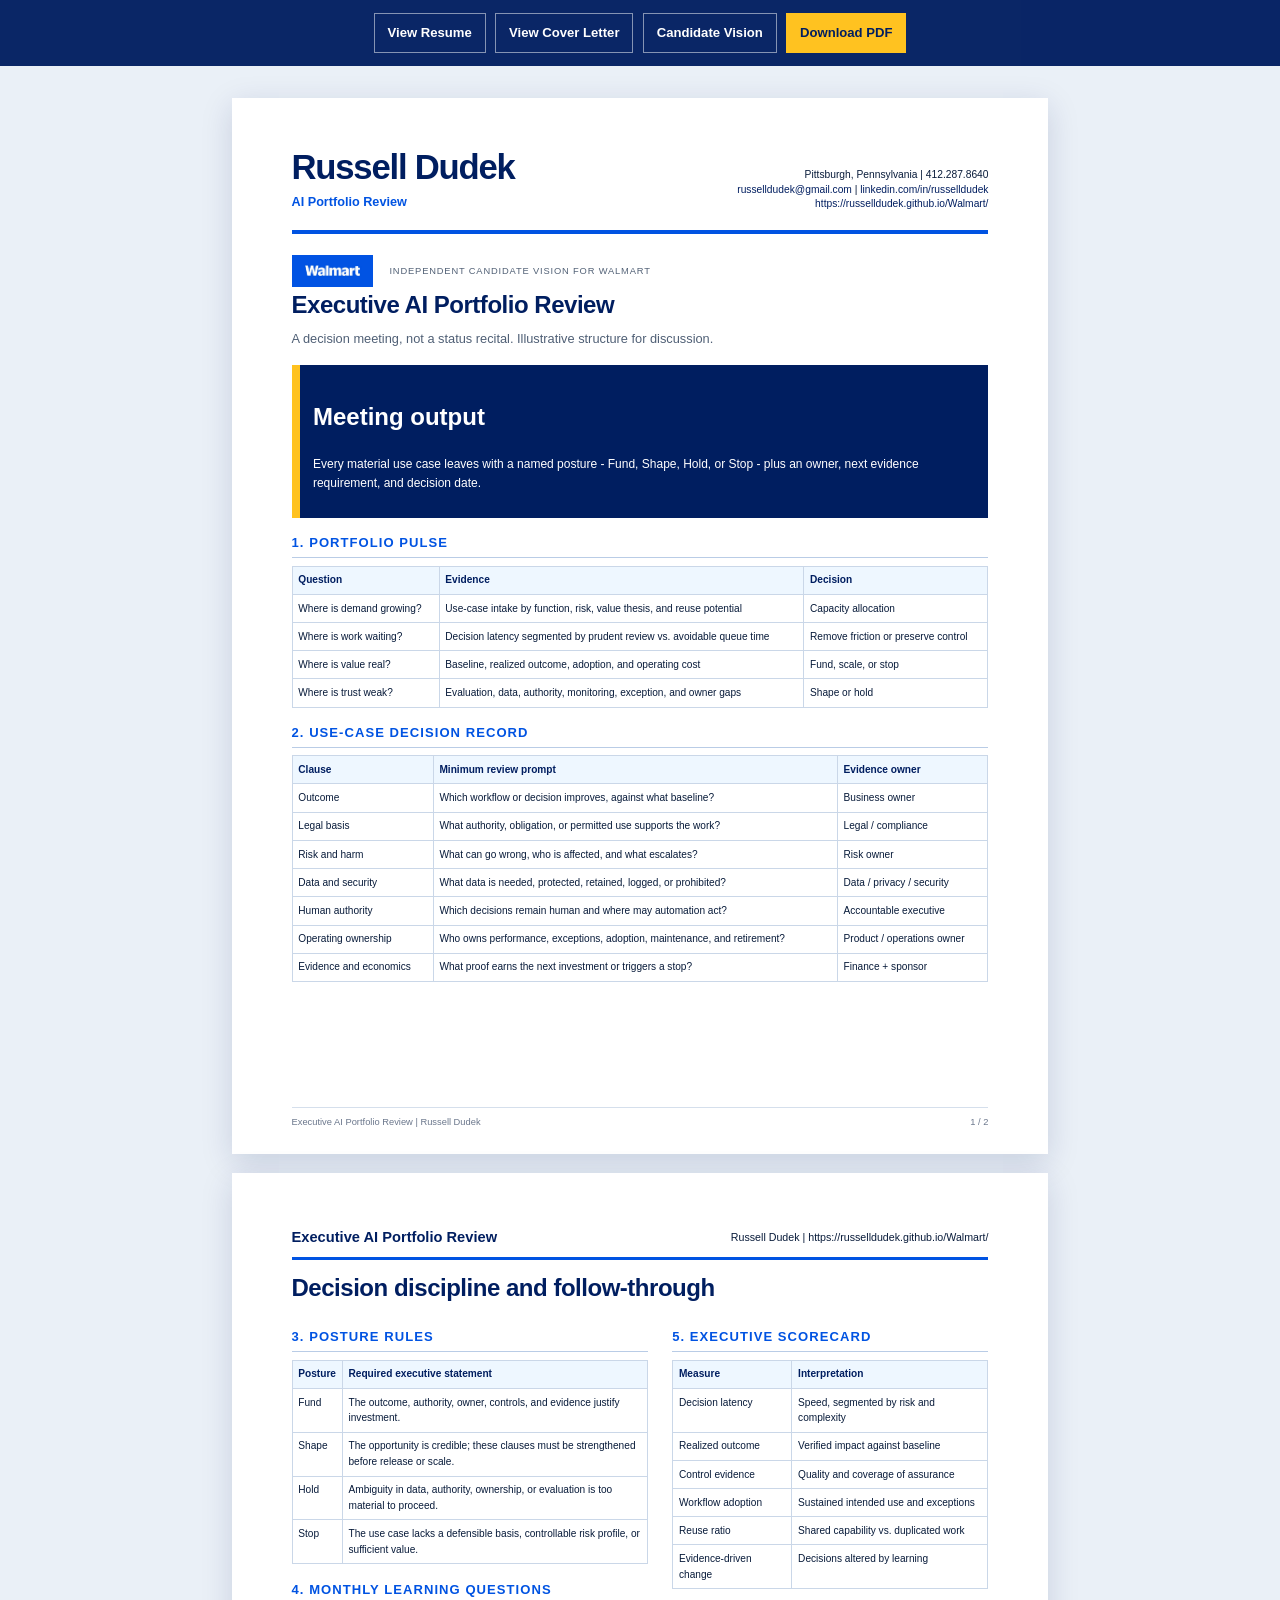
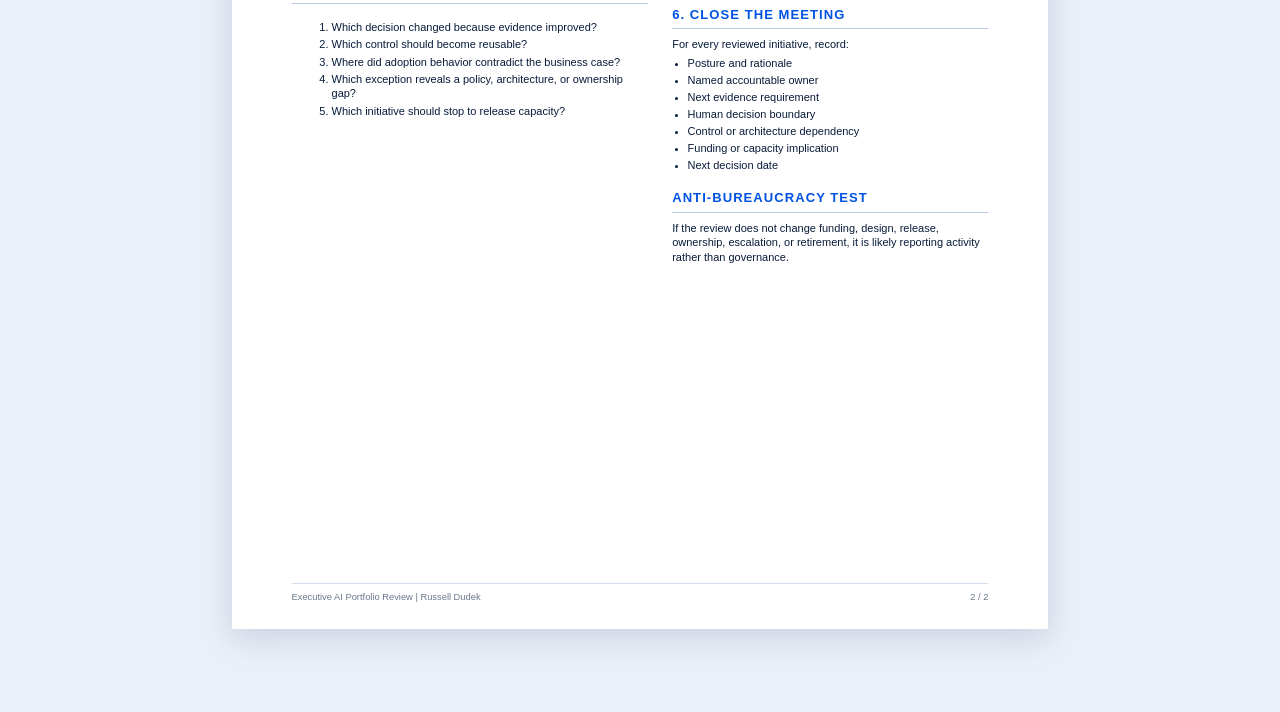
<file: ai-portfolio-review.html>
<!doctype html><html lang="en"><head><meta charset="utf-8"><meta name="viewport" content="width=device-width,initial-scale=1"><title>Russell Dudek - Walmart AI Portfolio Review</title><link rel="stylesheet" href="styles.css"></head><body class="document-body"><div class="document-actions no-print"><a href="resume.html">View Resume</a><a href="cover-letter.html">View Cover Letter</a><a href="index.html">Candidate Vision</a><a class="primary" href="docs/ai-portfolio-review.pdf" download>Download PDF</a></div><main class="document-stack"><section class="sheet"><div class="doc-header"><div><div class="doc-name">Russell Dudek</div><div class="doc-identity">AI Portfolio Review</div></div><div class="doc-contact">Pittsburgh, Pennsylvania | 412.287.8640<br><a href="mailto:russelldudek@gmail.com">russelldudek@gmail.com</a> | <a href="https://www.linkedin.com/in/russelldudek">linkedin.com/in/russelldudek</a><br><a href="https://russelldudek.github.io/Walmart/">https://russelldudek.github.io/Walmart/</a></div></div><div class="doc-company"><img src="assets/brand/walmart-wordmark-cropped.jpg" alt="Walmart"><span>Independent candidate vision for Walmart</span></div><h1 class="doc-title">Executive AI Portfolio Review</h1><p class="doc-subtitle">A decision meeting, not a status recital. Illustrative structure for discussion.</p><div class="brief-callout"><h2>Meeting output</h2><p>Every material use case leaves with a named posture - Fund, Shape, Hold, or Stop - plus an owner, next evidence requirement, and decision date.</p></div><div class="doc-section"><h2>1. Portfolio pulse</h2><table class="table"><tr><th>Question</th><th>Evidence</th><th>Decision</th></tr><tr><td>Where is demand growing?</td><td>Use-case intake by function, risk, value thesis, and reuse potential</td><td>Capacity allocation</td></tr><tr><td>Where is work waiting?</td><td>Decision latency segmented by prudent review vs. avoidable queue time</td><td>Remove friction or preserve control</td></tr><tr><td>Where is value real?</td><td>Baseline, realized outcome, adoption, and operating cost</td><td>Fund, scale, or stop</td></tr><tr><td>Where is trust weak?</td><td>Evaluation, data, authority, monitoring, exception, and owner gaps</td><td>Shape or hold</td></tr></table></div><div class="doc-section"><h2>2. Use-case decision record</h2><table class="table"><tr><th>Clause</th><th>Minimum review prompt</th><th>Evidence owner</th></tr><tr><td>Outcome</td><td>Which workflow or decision improves, against what baseline?</td><td>Business owner</td></tr><tr><td>Legal basis</td><td>What authority, obligation, or permitted use supports the work?</td><td>Legal / compliance</td></tr><tr><td>Risk and harm</td><td>What can go wrong, who is affected, and what escalates?</td><td>Risk owner</td></tr><tr><td>Data and security</td><td>What data is needed, protected, retained, logged, or prohibited?</td><td>Data / privacy / security</td></tr><tr><td>Human authority</td><td>Which decisions remain human and where may automation act?</td><td>Accountable executive</td></tr><tr><td>Operating ownership</td><td>Who owns performance, exceptions, adoption, maintenance, and retirement?</td><td>Product / operations owner</td></tr><tr><td>Evidence and economics</td><td>What proof earns the next investment or triggers a stop?</td><td>Finance + sponsor</td></tr></table></div><div class="doc-footer"><span>Executive AI Portfolio Review | Russell Dudek</span><span>1 / 2</span></div></section>
<section class="sheet"><div class="page-two-header"><strong>Executive AI Portfolio Review</strong><span>Russell Dudek | https://russelldudek.github.io/Walmart/</span></div><h1 class="doc-title">Decision discipline and follow-through</h1><div class="doc-grid-2"><div><div class="doc-section"><h2>3. Posture rules</h2><table class="table"><tr><th>Posture</th><th>Required executive statement</th></tr><tr><td>Fund</td><td>The outcome, authority, owner, controls, and evidence justify investment.</td></tr><tr><td>Shape</td><td>The opportunity is credible; these clauses must be strengthened before release or scale.</td></tr><tr><td>Hold</td><td>Ambiguity in data, authority, ownership, or evaluation is too material to proceed.</td></tr><tr><td>Stop</td><td>The use case lacks a defensible basis, controllable risk profile, or sufficient value.</td></tr></table></div><div class="doc-section"><h2>4. Monthly learning questions</h2><ol><li>Which decision changed because evidence improved?</li><li>Which control should become reusable?</li><li>Where did adoption behavior contradict the business case?</li><li>Which exception reveals a policy, architecture, or ownership gap?</li><li>Which initiative should stop to release capacity?</li></ol></div></div><aside><div class="doc-section"><h2>5. Executive scorecard</h2><table class="table"><tr><th>Measure</th><th>Interpretation</th></tr><tr><td>Decision latency</td><td>Speed, segmented by risk and complexity</td></tr><tr><td>Realized outcome</td><td>Verified impact against baseline</td></tr><tr><td>Control evidence</td><td>Quality and coverage of assurance</td></tr><tr><td>Workflow adoption</td><td>Sustained intended use and exceptions</td></tr><tr><td>Reuse ratio</td><td>Shared capability vs. duplicated work</td></tr><tr><td>Evidence-driven change</td><td>Decisions altered by learning</td></tr></table></div><div class="doc-section"><h2>6. Close the meeting</h2><p>For every reviewed initiative, record:</p><ul><li>Posture and rationale</li><li>Named accountable owner</li><li>Next evidence requirement</li><li>Human decision boundary</li><li>Control or architecture dependency</li><li>Funding or capacity implication</li><li>Next decision date</li></ul></div><div class="doc-section"><h2>Anti-bureaucracy test</h2><p>If the review does not change funding, design, release, ownership, escalation, or retirement, it is likely reporting activity rather than governance.</p></div></aside></div><div class="doc-footer"><span>Executive AI Portfolio Review | Russell Dudek</span><span>2 / 2</span></div></section></main></body></html>
</file>
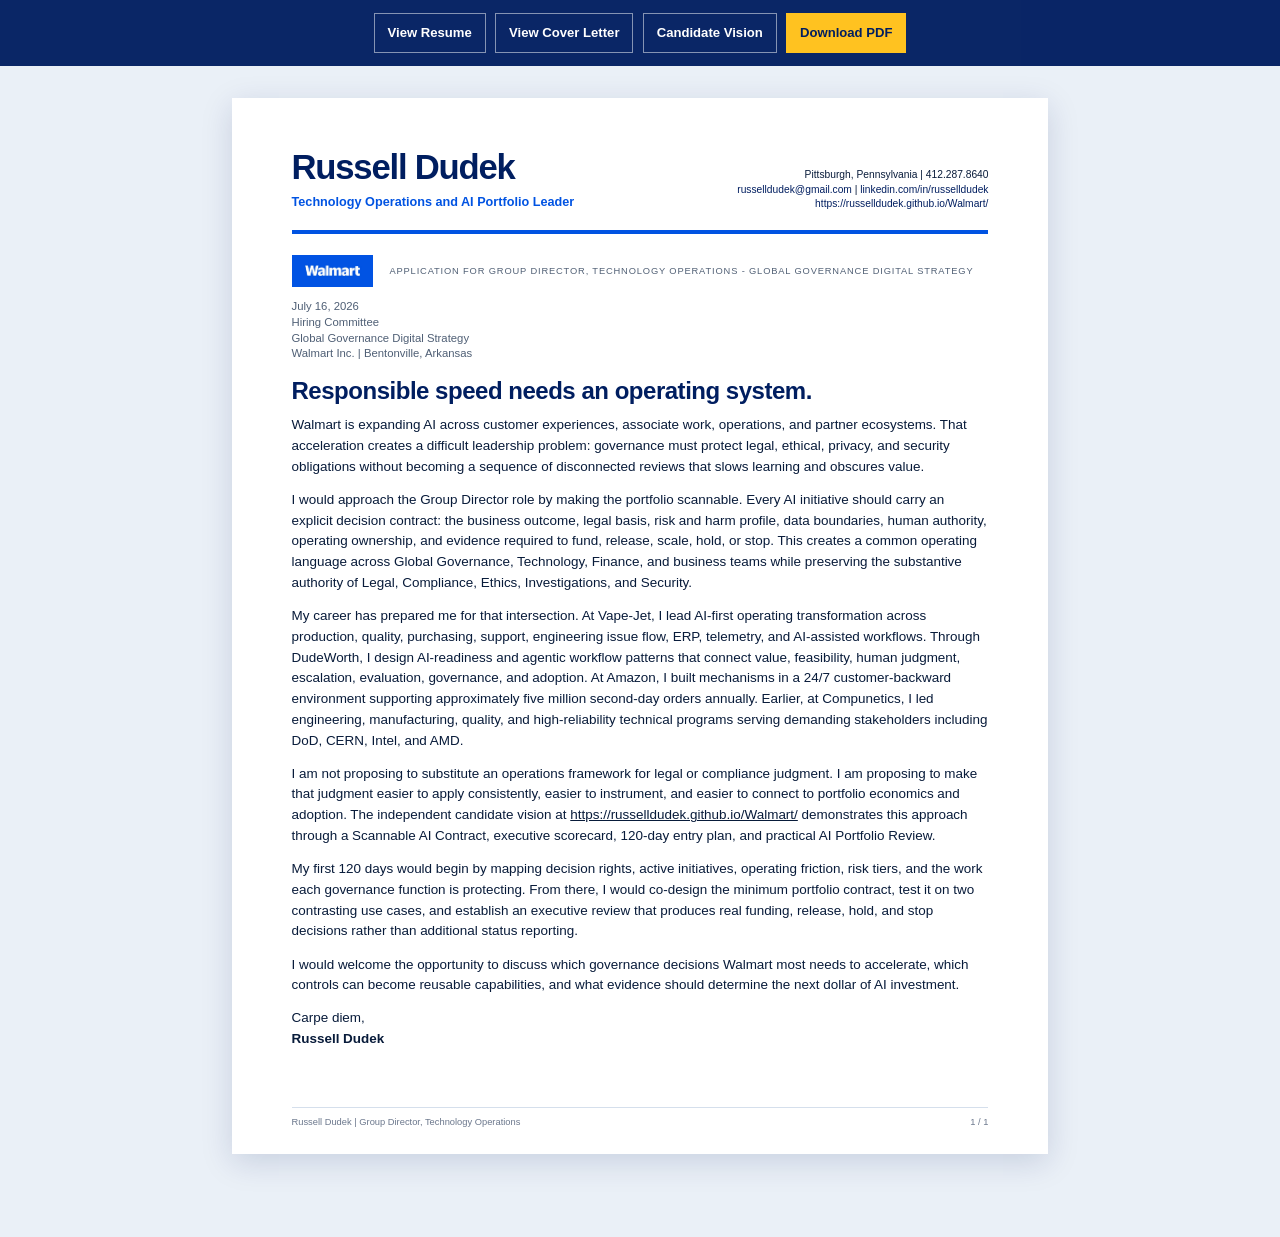
<file: cover-letter.html>
<!doctype html><html lang="en"><head><meta charset="utf-8"><meta name="viewport" content="width=device-width,initial-scale=1"><title>Russell Dudek - Walmart Cover Letter</title><link rel="stylesheet" href="styles.css"></head><body class="document-body"><div class="document-actions no-print"><a href="resume.html">View Resume</a><a href="cover-letter.html">View Cover Letter</a><a href="index.html">Candidate Vision</a><a class="primary" href="docs/cover-letter.pdf" download>Download PDF</a></div><main class="document-stack"><section class="sheet"><div class="doc-header"><div><div class="doc-name">Russell Dudek</div><div class="doc-identity">Technology Operations and AI Portfolio Leader</div></div><div class="doc-contact">Pittsburgh, Pennsylvania | 412.287.8640<br><a href="mailto:russelldudek@gmail.com">russelldudek@gmail.com</a> | <a href="https://www.linkedin.com/in/russelldudek">linkedin.com/in/russelldudek</a><br><a href="https://russelldudek.github.io/Walmart/">https://russelldudek.github.io/Walmart/</a></div></div><div class="doc-company"><img src="assets/brand/walmart-wordmark-cropped.jpg" alt="Walmart"><span>Application for Group Director, Technology Operations - Global Governance Digital Strategy</span></div>
<div class="letter-meta">July 16, 2026<br>Hiring Committee<br>Global Governance Digital Strategy<br>Walmart Inc. | Bentonville, Arkansas</div><h1 class="doc-title">Responsible speed needs an operating system.</h1><div class="letter-body"><p>Walmart is expanding AI across customer experiences, associate work, operations, and partner ecosystems. That acceleration creates a difficult leadership problem: governance must protect legal, ethical, privacy, and security obligations without becoming a sequence of disconnected reviews that slows learning and obscures value.</p>
<p>I would approach the Group Director role by making the portfolio scannable. Every AI initiative should carry an explicit decision contract: the business outcome, legal basis, risk and harm profile, data boundaries, human authority, operating ownership, and evidence required to fund, release, scale, hold, or stop. This creates a common operating language across Global Governance, Technology, Finance, and business teams while preserving the substantive authority of Legal, Compliance, Ethics, Investigations, and Security.</p>
<p>My career has prepared me for that intersection. At Vape-Jet, I lead AI-first operating transformation across production, quality, purchasing, support, engineering issue flow, ERP, telemetry, and AI-assisted workflows. Through DudeWorth, I design AI-readiness and agentic workflow patterns that connect value, feasibility, human judgment, escalation, evaluation, governance, and adoption. At Amazon, I built mechanisms in a 24/7 customer-backward environment supporting approximately five million second-day orders annually. Earlier, at Compunetics, I led engineering, manufacturing, quality, and high-reliability technical programs serving demanding stakeholders including DoD, CERN, Intel, and AMD.</p>
<p>I am not proposing to substitute an operations framework for legal or compliance judgment. I am proposing to make that judgment easier to apply consistently, easier to instrument, and easier to connect to portfolio economics and adoption. The independent candidate vision at <a href="https://russelldudek.github.io/Walmart/">https://russelldudek.github.io/Walmart/</a> demonstrates this approach through a Scannable AI Contract, executive scorecard, 120-day entry plan, and practical AI Portfolio Review.</p><p>My first 120 days would begin by mapping decision rights, active initiatives, operating friction, risk tiers, and the work each governance function is protecting. From there, I would co-design the minimum portfolio contract, test it on two contrasting use cases, and establish an executive review that produces real funding, release, hold, and stop decisions rather than additional status reporting.</p>
<p>I would welcome the opportunity to discuss which governance decisions Walmart most needs to accelerate, which controls can become reusable capabilities, and what evidence should determine the next dollar of AI investment.</p>
<p class="letter-signoff">Carpe diem,<br><strong>Russell Dudek</strong></p></div><div class="doc-footer"><span>Russell Dudek | Group Director, Technology Operations</span><span>1 / 1</span></div></section></main></body></html>
</file>
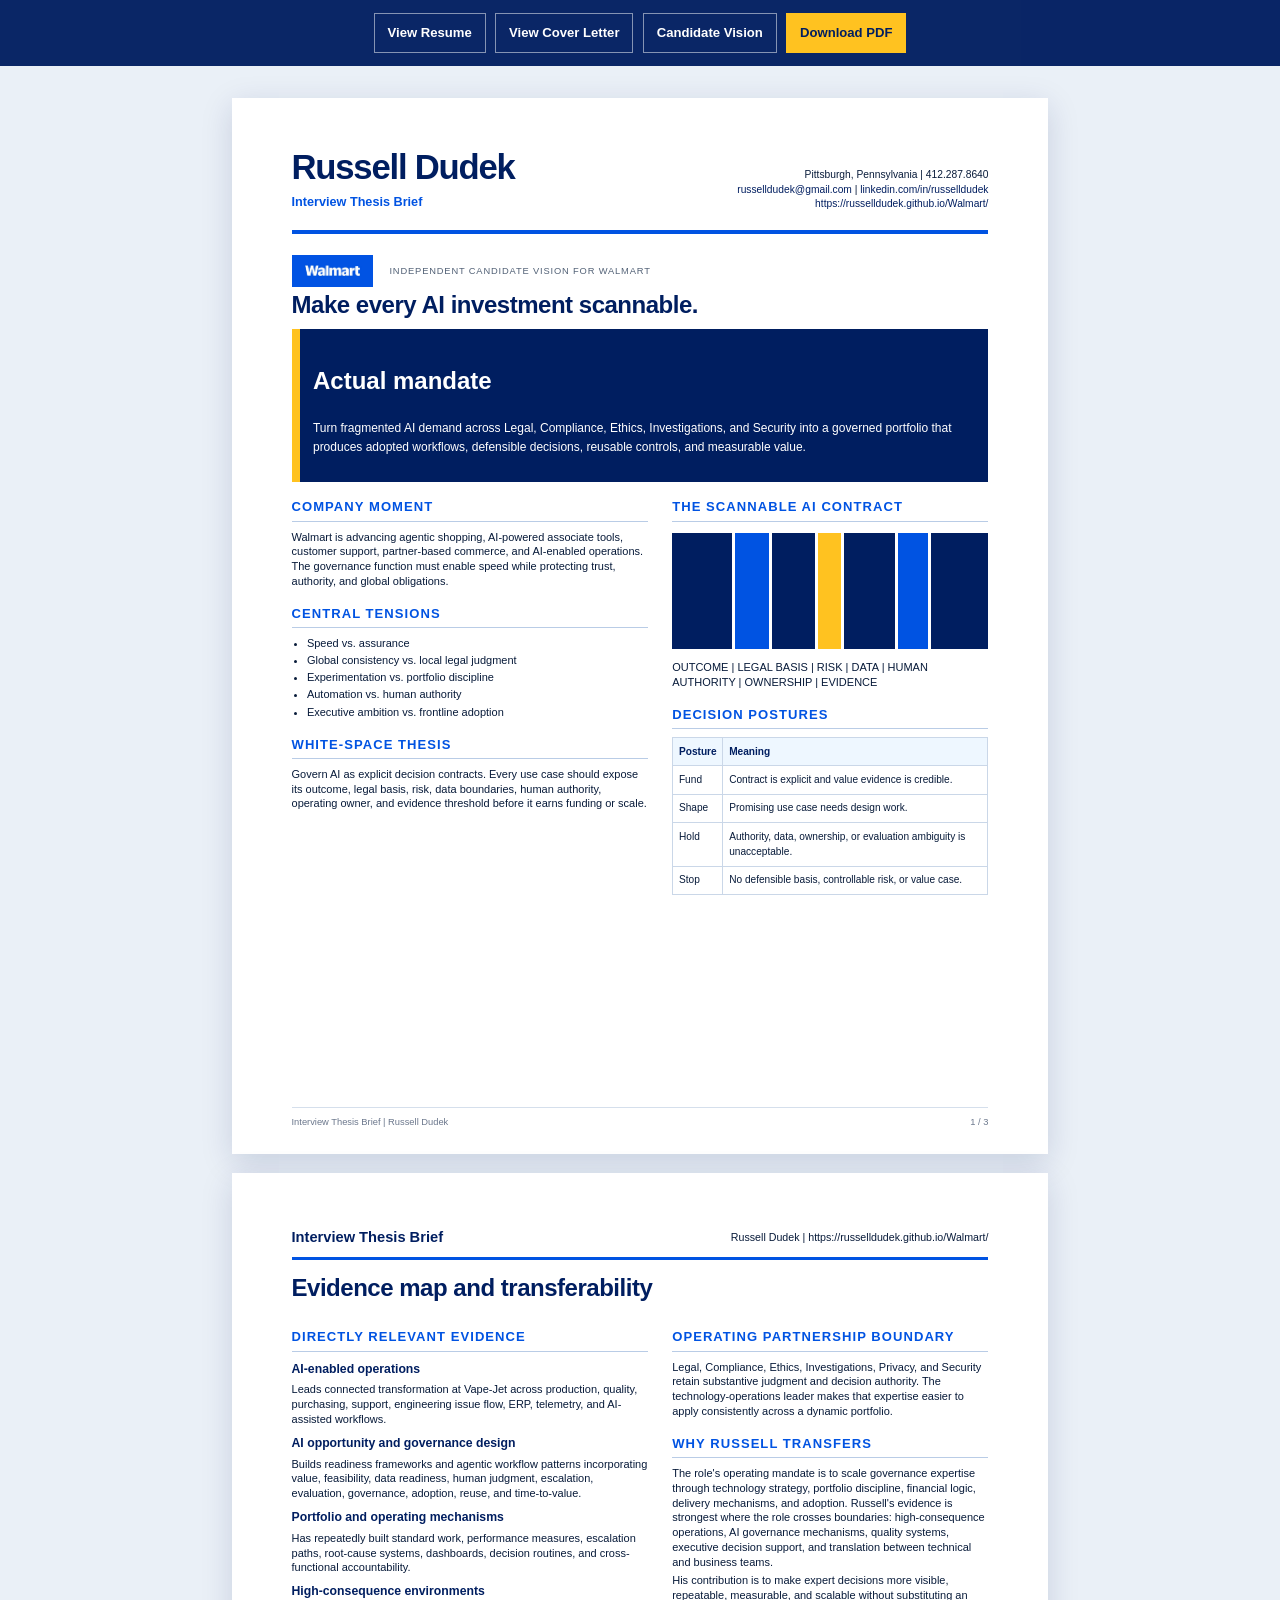
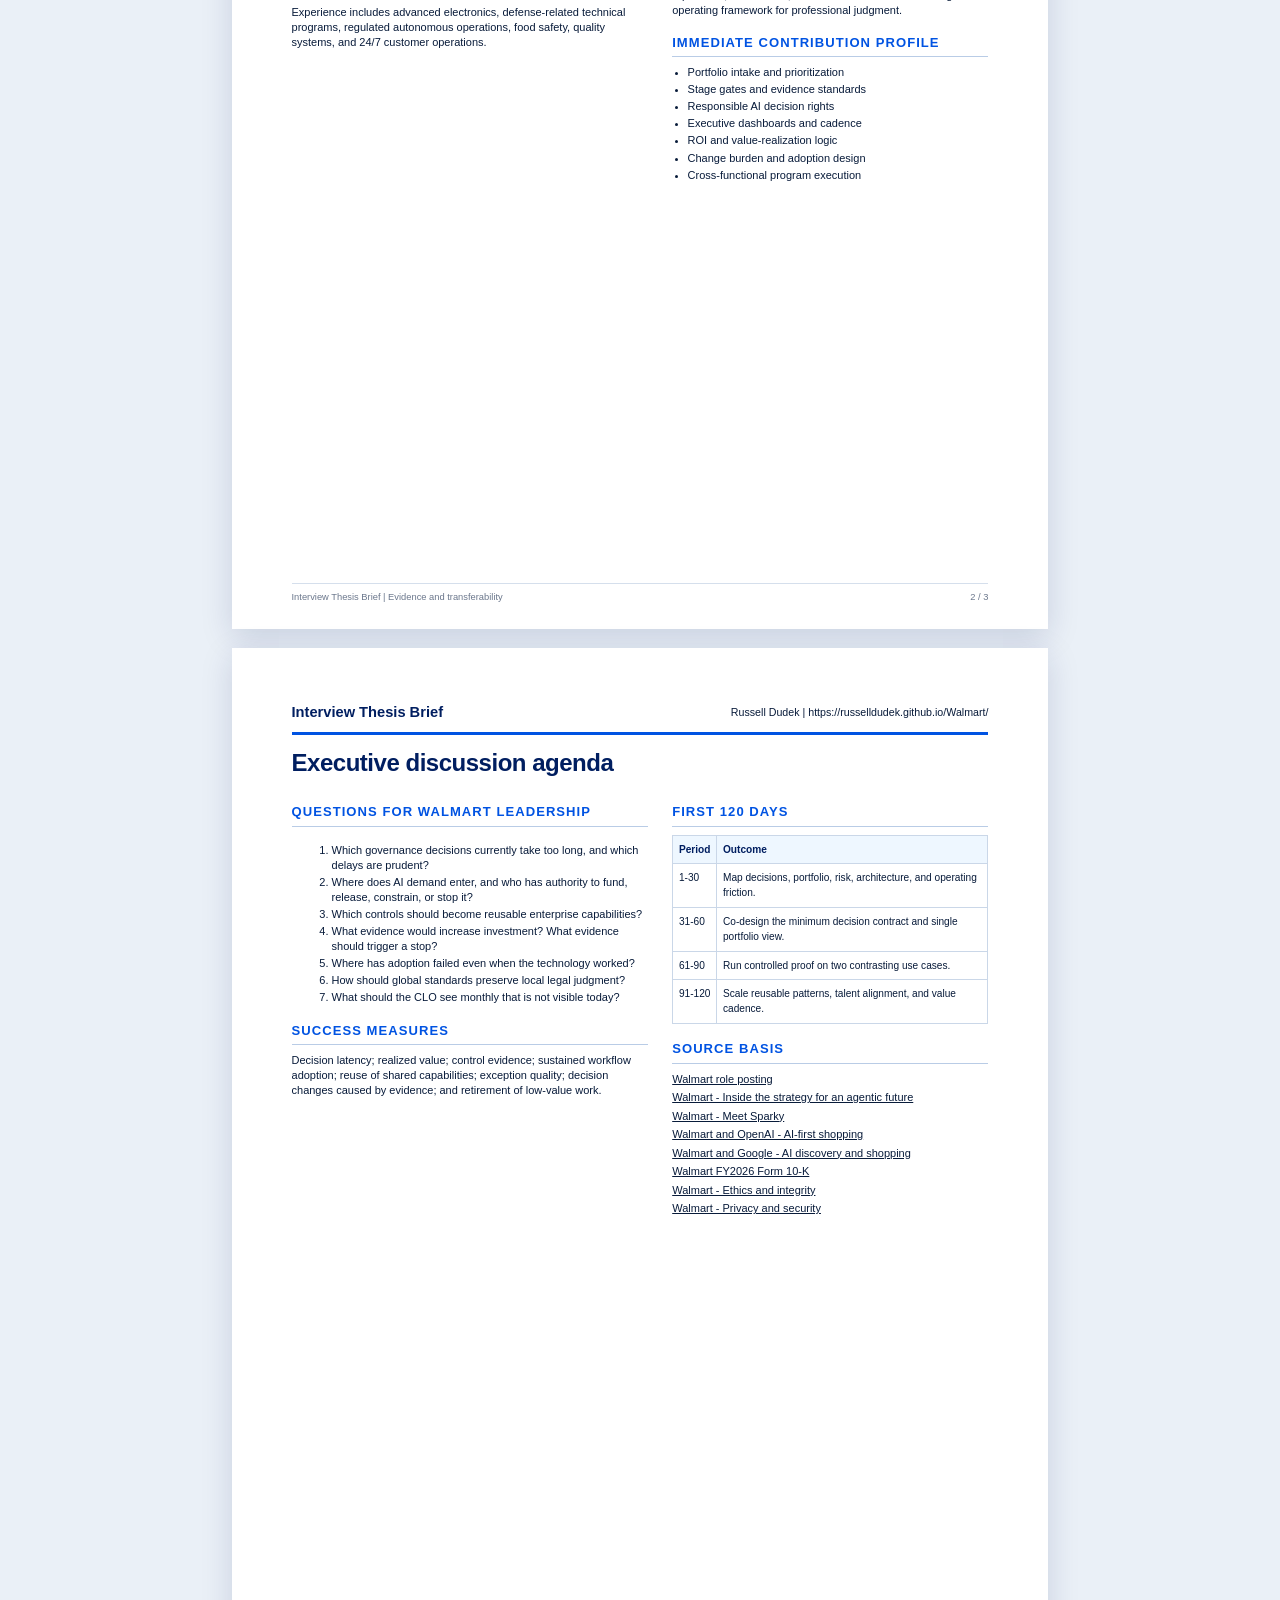
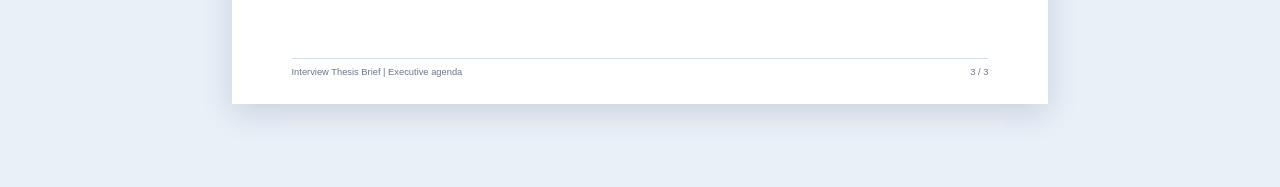
<file: interview-brief.html>
<!doctype html><html lang="en"><head><meta charset="utf-8"><meta name="viewport" content="width=device-width,initial-scale=1"><title>Russell Dudek - Walmart Interview Thesis Brief</title><link rel="stylesheet" href="styles.css"></head><body class="document-body"><div class="document-actions no-print"><a href="resume.html">View Resume</a><a href="cover-letter.html">View Cover Letter</a><a href="index.html">Candidate Vision</a><a class="primary" href="docs/interview-brief.pdf" download>Download PDF</a></div><main class="document-stack"><section class="sheet"><div class="doc-header"><div><div class="doc-name">Russell Dudek</div><div class="doc-identity">Interview Thesis Brief</div></div><div class="doc-contact">Pittsburgh, Pennsylvania | 412.287.8640<br><a href="mailto:russelldudek@gmail.com">russelldudek@gmail.com</a> | <a href="https://www.linkedin.com/in/russelldudek">linkedin.com/in/russelldudek</a><br><a href="https://russelldudek.github.io/Walmart/">https://russelldudek.github.io/Walmart/</a></div></div><div class="doc-company"><img src="assets/brand/walmart-wordmark-cropped.jpg" alt="Walmart"><span>Independent candidate vision for Walmart</span></div><h1 class="doc-title">Make every AI investment scannable.</h1><div class="brief-callout"><h2>Actual mandate</h2><p>Turn fragmented AI demand across Legal, Compliance, Ethics, Investigations, and Security into a governed portfolio that produces adopted workflows, defensible decisions, reusable controls, and measurable value.</p></div><div class="doc-grid-2"><div><div class="doc-section"><h2>Company moment</h2><p>Walmart is advancing agentic shopping, AI-powered associate tools, customer support, partner-based commerce, and AI-enabled operations. The governance function must enable speed while protecting trust, authority, and global obligations.</p></div><div class="doc-section"><h2>Central tensions</h2><ul><li>Speed vs. assurance</li><li>Global consistency vs. local legal judgment</li><li>Experimentation vs. portfolio discipline</li><li>Automation vs. human authority</li><li>Executive ambition vs. frontline adoption</li></ul></div><div class="doc-section"><h2>White-space thesis</h2><p>Govern AI as explicit decision contracts. Every use case should expose its outcome, legal basis, risk, data boundaries, human authority, operating owner, and evidence threshold before it earns funding or scale.</p></div></div><aside><div class="doc-section"><h2>The Scannable AI Contract</h2><div class="mini-barcode"><span></span><span></span><span></span><span></span><span></span><span></span><span></span></div><p>OUTCOME | LEGAL BASIS | RISK | DATA | HUMAN AUTHORITY | OWNERSHIP | EVIDENCE</p></div><div class="doc-section"><h2>Decision postures</h2><table class="table"><tr><th>Posture</th><th>Meaning</th></tr><tr><td>Fund</td><td>Contract is explicit and value evidence is credible.</td></tr><tr><td>Shape</td><td>Promising use case needs design work.</td></tr><tr><td>Hold</td><td>Authority, data, ownership, or evaluation ambiguity is unacceptable.</td></tr><tr><td>Stop</td><td>No defensible basis, controllable risk, or value case.</td></tr></table></div></aside></div><div class="doc-footer"><span>Interview Thesis Brief | Russell Dudek</span><span>1 / 3</span></div></section>
<section class="sheet"><div class="page-two-header"><strong>Interview Thesis Brief</strong><span>Russell Dudek | https://russelldudek.github.io/Walmart/</span></div><h1 class="doc-title">Evidence map and transferability</h1><div class="doc-grid-2"><div><div class="doc-section"><h2>Directly relevant evidence</h2><h3>AI-enabled operations</h3><p>Leads connected transformation at Vape-Jet across production, quality, purchasing, support, engineering issue flow, ERP, telemetry, and AI-assisted workflows.</p><h3>AI opportunity and governance design</h3><p>Builds readiness frameworks and agentic workflow patterns incorporating value, feasibility, data readiness, human judgment, escalation, evaluation, governance, adoption, reuse, and time-to-value.</p><h3>Portfolio and operating mechanisms</h3><p>Has repeatedly built standard work, performance measures, escalation paths, root-cause systems, dashboards, decision routines, and cross-functional accountability.</p><h3>High-consequence environments</h3><p>Experience includes advanced electronics, defense-related technical programs, regulated autonomous operations, food safety, quality systems, and 24/7 customer operations.</p></div></div><aside><div class="doc-section"><h2>Operating partnership boundary</h2><p>Legal, Compliance, Ethics, Investigations, Privacy, and Security retain substantive judgment and decision authority. The technology-operations leader makes that expertise easier to apply consistently across a dynamic portfolio.</p></div><div class="doc-section"><h2>Why Russell transfers</h2><p>The role's operating mandate is to scale governance expertise through technology strategy, portfolio discipline, financial logic, delivery mechanisms, and adoption. Russell's evidence is strongest where the role crosses boundaries: high-consequence operations, AI governance mechanisms, quality systems, executive decision support, and translation between technical and business teams.</p><p>His contribution is to make expert decisions more visible, repeatable, measurable, and scalable without substituting an operating framework for professional judgment.</p></div><div class="doc-section"><h2>Immediate contribution profile</h2><ul><li>Portfolio intake and prioritization</li><li>Stage gates and evidence standards</li><li>Responsible AI decision rights</li><li>Executive dashboards and cadence</li><li>ROI and value-realization logic</li><li>Change burden and adoption design</li><li>Cross-functional program execution</li></ul></div></aside></div><div class="doc-footer"><span>Interview Thesis Brief | Evidence and transferability</span><span>2 / 3</span></div></section>
<section class="sheet"><div class="page-two-header"><strong>Interview Thesis Brief</strong><span>Russell Dudek | https://russelldudek.github.io/Walmart/</span></div><h1 class="doc-title">Executive discussion agenda</h1><div class="doc-grid-2"><div><div class="doc-section"><h2>Questions for Walmart leadership</h2><ol><li>Which governance decisions currently take too long, and which delays are prudent?</li><li>Where does AI demand enter, and who has authority to fund, release, constrain, or stop it?</li><li>Which controls should become reusable enterprise capabilities?</li><li>What evidence would increase investment? What evidence should trigger a stop?</li><li>Where has adoption failed even when the technology worked?</li><li>How should global standards preserve local legal judgment?</li><li>What should the CLO see monthly that is not visible today?</li></ol></div><div class="doc-section"><h2>Success measures</h2><p>Decision latency; realized value; control evidence; sustained workflow adoption; reuse of shared capabilities; exception quality; decision changes caused by evidence; and retirement of low-value work.</p></div></div><aside><div class="doc-section"><h2>First 120 days</h2><table class="table"><tr><th>Period</th><th>Outcome</th></tr><tr><td>1-30</td><td>Map decisions, portfolio, risk, architecture, and operating friction.</td></tr><tr><td>31-60</td><td>Co-design the minimum decision contract and single portfolio view.</td></tr><tr><td>61-90</td><td>Run controlled proof on two contrasting use cases.</td></tr><tr><td>91-120</td><td>Scale reusable patterns, talent alignment, and value cadence.</td></tr></table></div><div class="doc-section"><h2>Source basis</h2><div class="source-list"><p><a href="https://careers.walmart.com/us/en/jobs/R-2546754">Walmart role posting</a></p><p><a href="https://corporate.walmart.com/news/2025/05/29/inside-walmarts-strategy-for-building-an-agentic-future">Walmart - Inside the strategy for an agentic future</a></p><p><a href="https://corporate.walmart.com/news/2025/06/06/walmart-the-future-of-shopping-is-agentic-meet-sparky">Walmart - Meet Sparky</a></p><p><a href="https://corporate.walmart.com/news/2025/10/14/walmart-partners-with-openai-to-create-ai-first-shopping-experiences">Walmart and OpenAI - AI-first shopping</a></p><p><a href="https://corporate.walmart.com/news/2026/01/11/walmart-and-google-turn-ai-discovery-into-effortless-shopping-experiences">Walmart and Google - AI discovery and shopping</a></p><p><a href="https://stock.walmart.com/sec-filings/all-sec-filings/content/0000104169-26-000055/wmt-20260131.htm">Walmart FY2026 Form 10-K</a></p><p><a href="https://corporate.walmart.com/purpose/ethics-integrity">Walmart - Ethics and integrity</a></p><p><a href="https://corporate.walmart.com/privacy-security/">Walmart - Privacy and security</a></p></div></div></aside></div><div class="doc-footer"><span>Interview Thesis Brief | Executive agenda</span><span>3 / 3</span></div></section></main></body></html>
</file>
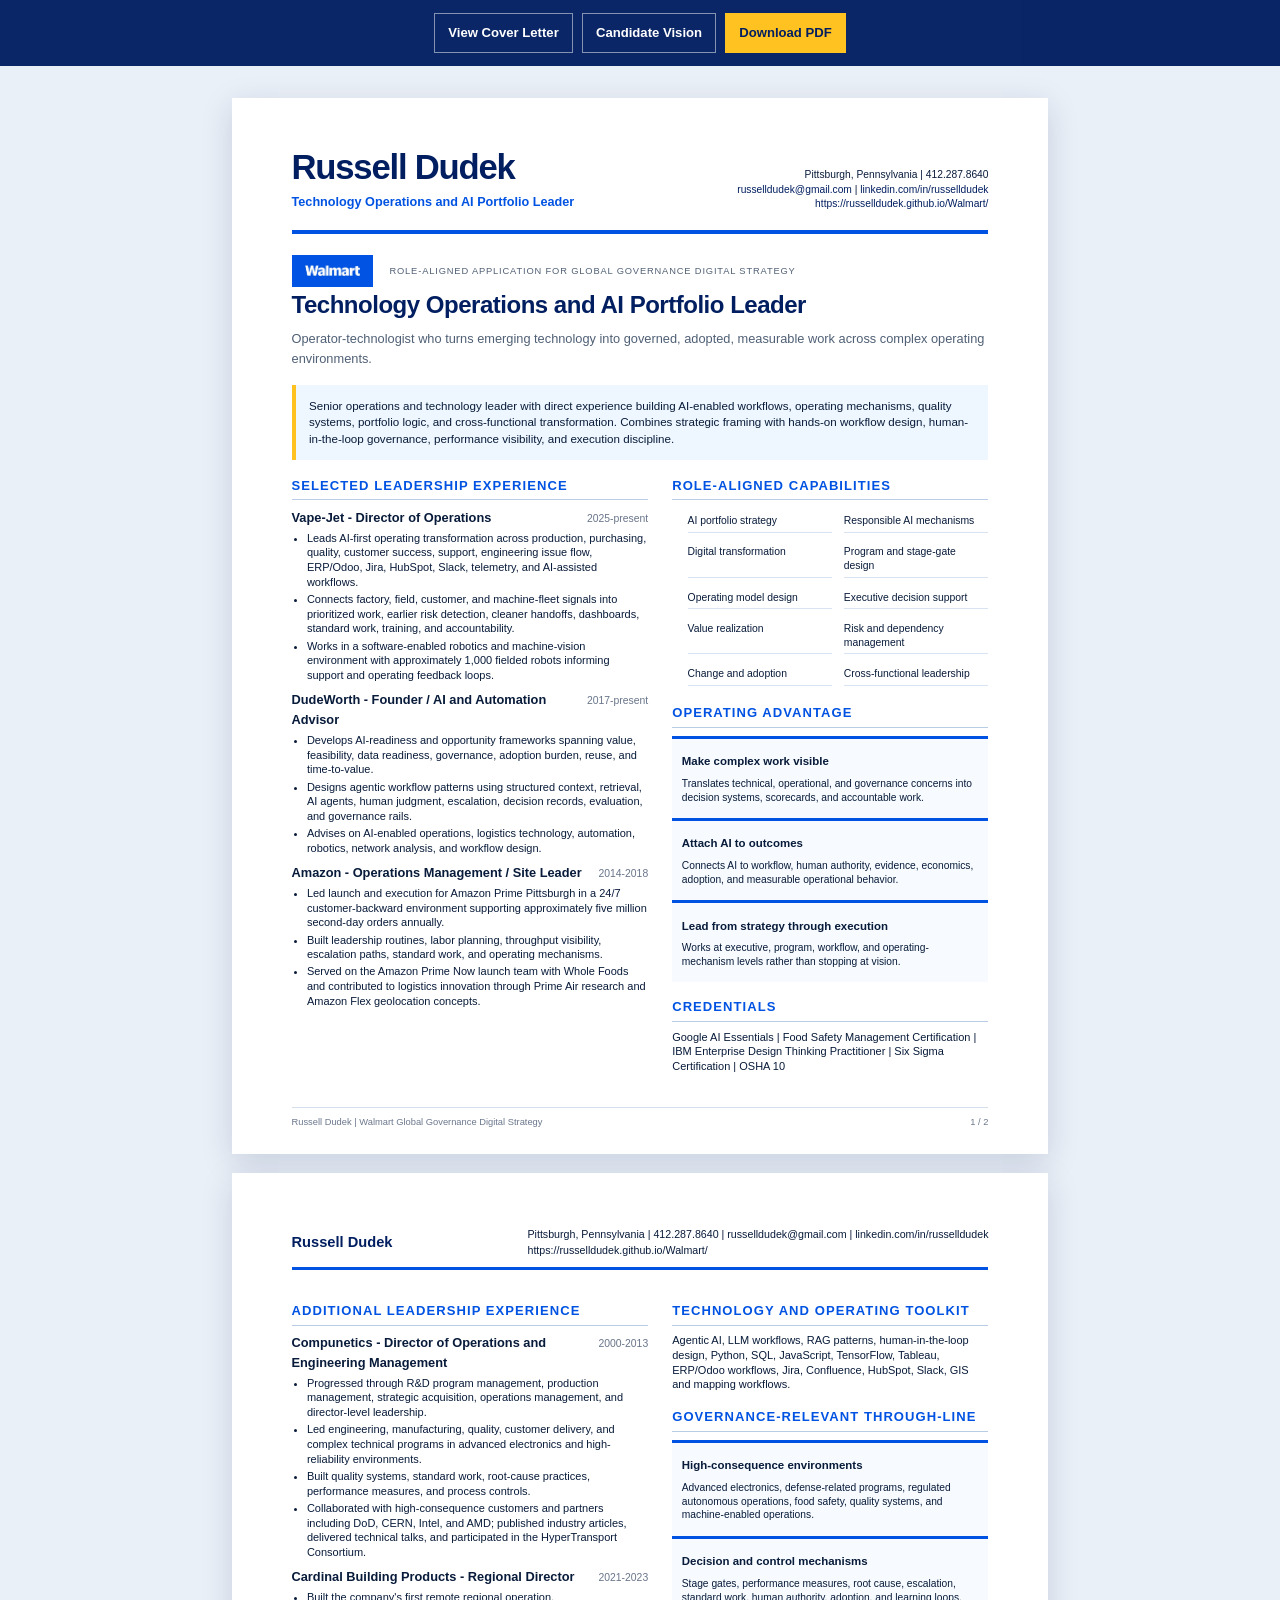
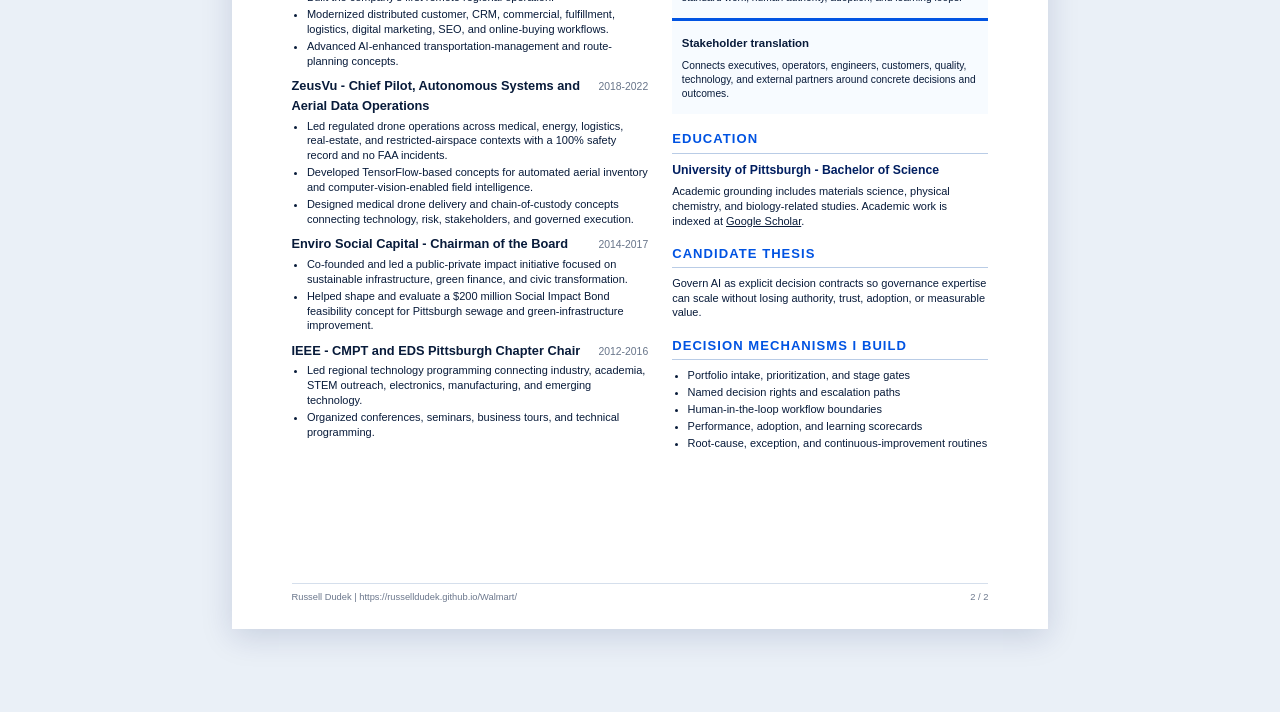
<file: resume.html>
<!doctype html><html lang="en"><head><meta charset="utf-8"><meta name="viewport" content="width=device-width,initial-scale=1"><title>Russell Dudek - Walmart Role-Aligned Resume</title><link rel="stylesheet" href="styles.css"></head><body class="document-body"><div class="document-actions no-print"><a href="cover-letter.html">View Cover Letter</a><a href="index.html">Candidate Vision</a><a class="primary" href="docs/resume.pdf" download>Download PDF</a></div><main class="document-stack"><section class="sheet"><div class="doc-header"><div><div class="doc-name">Russell Dudek</div><div class="doc-identity">Technology Operations and AI Portfolio Leader</div></div><div class="doc-contact">Pittsburgh, Pennsylvania | 412.287.8640<br><a href="mailto:russelldudek@gmail.com">russelldudek@gmail.com</a> | <a href="https://www.linkedin.com/in/russelldudek">linkedin.com/in/russelldudek</a><br><a href="https://russelldudek.github.io/Walmart/">https://russelldudek.github.io/Walmart/</a></div></div><div class="doc-company"><img src="assets/brand/walmart-wordmark-cropped.jpg" alt="Walmart"><span>Role-aligned application for Global Governance Digital Strategy</span></div>
<h1 class="doc-title">Technology Operations and AI Portfolio Leader</h1><p class="doc-subtitle">Operator-technologist who turns emerging technology into governed, adopted, measurable work across complex operating environments.</p>
<div class="resume-summary">Senior operations and technology leader with direct experience building AI-enabled workflows, operating mechanisms, quality systems, portfolio logic, and cross-functional transformation. Combines strategic framing with hands-on workflow design, human-in-the-loop governance, performance visibility, and execution discipline.</div>
<div class="doc-grid-2"><div>
<div class="doc-section"><h2>Selected leadership experience</h2>
<div class="role-row"><strong>Vape-Jet - Director of Operations</strong><span>2025-present</span></div><ul><li>Leads AI-first operating transformation across production, purchasing, quality, customer success, support, engineering issue flow, ERP/Odoo, Jira, HubSpot, Slack, telemetry, and AI-assisted workflows.</li><li>Connects factory, field, customer, and machine-fleet signals into prioritized work, earlier risk detection, cleaner handoffs, dashboards, standard work, training, and accountability.</li><li>Works in a software-enabled robotics and machine-vision environment with approximately 1,000 fielded robots informing support and operating feedback loops.</li></ul>
<div class="role-row"><strong>DudeWorth - Founder / AI and Automation Advisor</strong><span>2017-present</span></div><ul><li>Develops AI-readiness and opportunity frameworks spanning value, feasibility, data readiness, governance, adoption burden, reuse, and time-to-value.</li><li>Designs agentic workflow patterns using structured context, retrieval, AI agents, human judgment, escalation, decision records, evaluation, and governance rails.</li><li>Advises on AI-enabled operations, logistics technology, automation, robotics, network analysis, and workflow design.</li></ul>
<div class="role-row"><strong>Amazon - Operations Management / Site Leader</strong><span>2014-2018</span></div><ul><li>Led launch and execution for Amazon Prime Pittsburgh in a 24/7 customer-backward environment supporting approximately five million second-day orders annually.</li><li>Built leadership routines, labor planning, throughput visibility, escalation paths, standard work, and operating mechanisms.</li><li>Served on the Amazon Prime Now launch team with Whole Foods and contributed to logistics innovation through Prime Air research and Amazon Flex geolocation concepts.</li></ul>
</div></div><aside>
<div class="doc-section"><h2>Role-aligned capabilities</h2><ul class="capability-list"><li>AI portfolio strategy</li><li>Responsible AI mechanisms</li><li>Digital transformation</li><li>Program and stage-gate design</li><li>Operating model design</li><li>Executive decision support</li><li>Value realization</li><li>Risk and dependency management</li><li>Change and adoption</li><li>Cross-functional leadership</li></ul></div>
<div class="doc-section"><h2>Operating advantage</h2><div class="evidence-chip"><b>Make complex work visible</b><p>Translates technical, operational, and governance concerns into decision systems, scorecards, and accountable work.</p></div><div class="evidence-chip"><b>Attach AI to outcomes</b><p>Connects AI to workflow, human authority, evidence, economics, adoption, and measurable operational behavior.</p></div><div class="evidence-chip"><b>Lead from strategy through execution</b><p>Works at executive, program, workflow, and operating-mechanism levels rather than stopping at vision.</p></div></div>
<div class="doc-section"><h2>Credentials</h2><p>Google AI Essentials | Food Safety Management Certification | IBM Enterprise Design Thinking Practitioner | Six Sigma Certification | OSHA 10</p></div>
</aside></div><div class="doc-footer"><span>Russell Dudek | Walmart Global Governance Digital Strategy</span><span>1 / 2</span></div></section><section class="sheet"><div class="page-two-header"><strong>Russell Dudek</strong><span>Pittsburgh, Pennsylvania | 412.287.8640 | russelldudek@gmail.com | linkedin.com/in/russelldudek<br>https://russelldudek.github.io/Walmart/</span></div>
<div class="doc-grid-2"><div><div class="doc-section"><h2>Additional leadership experience</h2>
<div class="role-row"><strong>Compunetics - Director of Operations and Engineering Management</strong><span>2000-2013</span></div><ul><li>Progressed through R&D program management, production management, strategic acquisition, operations management, and director-level leadership.</li><li>Led engineering, manufacturing, quality, customer delivery, and complex technical programs in advanced electronics and high-reliability environments.</li><li>Built quality systems, standard work, root-cause practices, performance measures, and process controls.</li><li>Collaborated with high-consequence customers and partners including DoD, CERN, Intel, and AMD; published industry articles, delivered technical talks, and participated in the HyperTransport Consortium.</li></ul>
<div class="role-row"><strong>Cardinal Building Products - Regional Director</strong><span>2021-2023</span></div><ul><li>Built the company's first remote regional operation.</li><li>Modernized distributed customer, CRM, commercial, fulfillment, logistics, digital marketing, SEO, and online-buying workflows.</li><li>Advanced AI-enhanced transportation-management and route-planning concepts.</li></ul>
<div class="role-row"><strong>ZeusVu - Chief Pilot, Autonomous Systems and Aerial Data Operations</strong><span>2018-2022</span></div><ul><li>Led regulated drone operations across medical, energy, logistics, real-estate, and restricted-airspace contexts with a 100% safety record and no FAA incidents.</li><li>Developed TensorFlow-based concepts for automated aerial inventory and computer-vision-enabled field intelligence.</li><li>Designed medical drone delivery and chain-of-custody concepts connecting technology, risk, stakeholders, and governed execution.</li></ul>
<div class="role-row"><strong>Enviro Social Capital - Chairman of the Board</strong><span>2014-2017</span></div><ul><li>Co-founded and led a public-private impact initiative focused on sustainable infrastructure, green finance, and civic transformation.</li><li>Helped shape and evaluate a $200 million Social Impact Bond feasibility concept for Pittsburgh sewage and green-infrastructure improvement.</li></ul><div class="role-row"><strong>IEEE - CMPT and EDS Pittsburgh Chapter Chair</strong><span>2012-2016</span></div><ul><li>Led regional technology programming connecting industry, academia, STEM outreach, electronics, manufacturing, and emerging technology.</li><li>Organized conferences, seminars, business tours, and technical programming.</li></ul>
</div></div><aside><div class="doc-section"><h2>Technology and operating toolkit</h2><p>Agentic AI, LLM workflows, RAG patterns, human-in-the-loop design, Python, SQL, JavaScript, TensorFlow, Tableau, ERP/Odoo workflows, Jira, Confluence, HubSpot, Slack, GIS and mapping workflows.</p></div>
<div class="doc-section"><h2>Governance-relevant through-line</h2><div class="evidence-chip"><b>High-consequence environments</b><p>Advanced electronics, defense-related programs, regulated autonomous operations, food safety, quality systems, and machine-enabled operations.</p></div><div class="evidence-chip"><b>Decision and control mechanisms</b><p>Stage gates, performance measures, root cause, escalation, standard work, human authority, adoption, and learning loops.</p></div><div class="evidence-chip"><b>Stakeholder translation</b><p>Connects executives, operators, engineers, customers, quality, technology, and external partners around concrete decisions and outcomes.</p></div></div>
<div class="doc-section"><h2>Education</h2><h3>University of Pittsburgh - Bachelor of Science</h3><p>Academic grounding includes materials science, physical chemistry, and biology-related studies. Academic work is indexed at <a href="https://scholar.google.com/citations?user=yHQSVd8AAAAJ&hl=en">Google Scholar</a>.</p></div>
<div class="doc-section"><h2>Candidate thesis</h2><p>Govern AI as explicit decision contracts so governance expertise can scale without losing authority, trust, adoption, or measurable value.</p></div><div class="doc-section"><h2>Decision mechanisms I build</h2><ul><li>Portfolio intake, prioritization, and stage gates</li><li>Named decision rights and escalation paths</li><li>Human-in-the-loop workflow boundaries</li><li>Performance, adoption, and learning scorecards</li><li>Root-cause, exception, and continuous-improvement routines</li></ul></div></aside></div><div class="doc-footer"><span>Russell Dudek | https://russelldudek.github.io/Walmart/</span><span>2 / 2</span></div></section></main></body></html>
</file>
<file: styles.css>
@import url('./brand-tokens.css');

* { box-sizing: border-box; }
html { scroll-behavior: smooth; }
body {
  margin: 0;
  color: var(--campaign-ink);
  background: var(--walmart-white);
  font-family: "Noto Sans", "Roboto", sans-serif;
  line-height: 1.55;
  -webkit-font-smoothing: antialiased;
}
a { color: inherit; }
img { display: block; max-width: 100%; }
button, input { font: inherit; }
button { cursor: pointer; }
:focus-visible { outline: 3px solid var(--walmart-spark-yellow); outline-offset: 3px; }
.skip-link { position: fixed; left: 1rem; top: -5rem; z-index: 9999; background: #fff; padding: .7rem 1rem; border: 2px solid var(--walmart-true-blue); }
.skip-link:focus { top: 1rem; }

.site-header {
  position: sticky; top: 0; z-index: 50;
  display: flex; align-items: center; justify-content: space-between;
  padding: .85rem clamp(1rem, 4vw, 4rem);
  background: rgba(255,255,255,.94);
  border-bottom: 1px solid var(--campaign-line);
  backdrop-filter: blur(16px);
}
.brand-lockup { display: flex; align-items: center; gap: .8rem; text-decoration: none; min-width: 0; }
.brand-lockup img { width: 104px; height: 52px; object-fit: contain; object-position: center; border-radius: 2px; }
.brand-lockup span { font-size: .78rem; line-height: 1.2; color: var(--walmart-bentonville-blue); max-width: 190px; }
.nav-toggle { display: none; border: 0; background: transparent; color: var(--walmart-bentonville-blue); font-weight: 700; }
.site-nav { display: flex; gap: 1.1rem; align-items: center; }
.site-nav a { text-decoration: none; font-size: .88rem; font-weight: 700; color: var(--walmart-bentonville-blue); }
.site-nav a:hover { color: var(--walmart-true-blue); }

.hero {
  position: relative; min-height: 820px; overflow: hidden;
  background: linear-gradient(140deg, var(--walmart-true-blue) 0 62%, var(--walmart-bentonville-blue) 62% 100%);
  color: #fff;
}
.hero::after {
  content: ""; position: absolute; inset: auto -8% -160px 38%; height: 360px;
  background: var(--walmart-spark-yellow); transform: rotate(-9deg); opacity: .96;
}
.hero-inner {
  position: relative; z-index: 2; max-width: 1440px; margin: 0 auto;
  display: grid; grid-template-columns: minmax(0, .9fr) minmax(560px, 1.1fr); gap: clamp(2rem, 5vw, 6rem);
  padding: clamp(4.5rem, 8vw, 8rem) clamp(1.2rem, 5vw, 5rem) 7rem;
  align-items: center;
}
.hero-copy h1 { margin: 0 0 1.5rem; font-size: clamp(3.2rem, 6.4vw, 6.6rem); line-height: .94; letter-spacing: -.055em; max-width: 10ch; }
.hero-copy .lead { font-size: clamp(1.18rem, 1.9vw, 1.55rem); max-width: 35rem; margin: 0; color: #e6f4ff; }
.hero-copy .thesis { margin: 2rem 0 0; padding-left: 1.2rem; border-left: 5px solid var(--walmart-spark-yellow); font-weight: 700; max-width: 34rem; }
.hero-actions { display: flex; flex-wrap: wrap; gap: .8rem; margin-top: 2rem; }
.btn { display: inline-flex; align-items: center; justify-content: center; min-height: 48px; padding: .75rem 1.1rem; text-decoration: none; border-radius: 2px; border: 2px solid transparent; font-weight: 800; }
.btn-primary { background: var(--walmart-spark-yellow); color: var(--walmart-bentonville-blue); }
.btn-secondary { border-color: #fff; color: #fff; background: transparent; }
.btn-light { background: #fff; color: var(--walmart-bentonville-blue); border-color: var(--campaign-line); }

.scan-stage { position: relative; min-height: 570px; display: grid; align-items: center; }
.scan-frame { position: relative; background: #fff; color: var(--walmart-bentonville-blue); padding: clamp(1.2rem, 3vw, 2.5rem); box-shadow: 22px 26px 0 rgba(0,30,96,.48); transform: rotate(1.2deg); }
.scan-frame::before { content:"ILLUSTRATIVE DECISION SCAN"; display:block; font-size:.72rem; letter-spacing:.14em; font-weight:900; margin-bottom:1rem; }
.barcode { position: relative; display: grid; grid-template-columns: 1.4fr .8fr 1fr .55fr 1.2fr .7fr 1.35fr; gap: 8px; min-height: 290px; align-items: stretch; overflow: hidden; padding: 8px 0; }
.bar { display:flex; align-items:flex-end; justify-content:center; padding: .9rem .25rem; writing-mode: vertical-rl; transform: rotate(180deg); font-size:.72rem; font-weight:900; letter-spacing:.06em; color:#fff; background: var(--walmart-bentonville-blue); transition: transform .5s ease, opacity .5s ease, background .5s ease; }
.bar:nth-child(even){ background: var(--walmart-true-blue); }
.bar[data-state="watch"] { background: var(--campaign-amber); }
.bar[data-state="weak"] { background: var(--campaign-red); opacity:.78; }
.scan-beam { position:absolute; top:0; bottom:0; width:3px; background:var(--walmart-spark-yellow); box-shadow:0 0 22px 8px rgba(255,194,32,.55); animation:scan 4.6s cubic-bezier(.65,0,.35,1) infinite; }
@keyframes scan { 0%,12%{left:0;opacity:0} 18%{opacity:1} 82%{opacity:1} 88%,100%{left:calc(100% - 3px);opacity:0} }
.scan-outcome { display:flex; justify-content:space-between; gap:1rem; align-items:flex-end; padding-top:1.2rem; border-top:1px solid var(--campaign-line); }
.scan-outcome strong { font-size:clamp(2rem,4vw,3.4rem); letter-spacing:-.04em; color:var(--campaign-green); }
.scan-outcome span { max-width:18rem; font-size:.86rem; color:#42516b; }

.section { padding: clamp(4.5rem, 8vw, 8rem) clamp(1.2rem, 5vw, 5rem); }
.section-inner { max-width: 1240px; margin: 0 auto; }
.section h2 { margin: 0 0 1.1rem; font-size: clamp(2.3rem, 4.6vw, 4.6rem); line-height: 1.02; letter-spacing: -.045em; color: var(--walmart-bentonville-blue); }
.section-intro { max-width: 52rem; font-size: 1.15rem; color: #42516b; margin: 0 0 3rem; }
.blue-band { background: var(--walmart-bentonville-blue); color: #fff; }
.blue-band h2 { color: #fff; }
.blue-band .section-intro { color: #d9ecff; }
.mist-band { background: linear-gradient(180deg, #fff 0, var(--campaign-mist) 100%); }
.yellow-band { background: var(--walmart-spark-yellow); color: var(--walmart-bentonville-blue); }
.yellow-band h2 { color: var(--walmart-bentonville-blue); }

.tension-grid { display:grid; grid-template-columns: repeat(4, 1fr); border-top: 2px solid var(--walmart-true-blue); border-bottom: 2px solid var(--walmart-true-blue); }
.tension { padding: 2rem; border-right: 1px solid var(--campaign-line); }
.tension:last-child { border-right:0; }
.tension .number { font-size:.75rem; letter-spacing:.15em; font-weight:900; color:var(--walmart-true-blue); }
.tension h3 { margin:.6rem 0 .8rem; font-size:1.35rem; line-height:1.15; }
.tension p { margin:0; color:#526176; }

.scan-lab { display:grid; grid-template-columns: minmax(260px,.7fr) minmax(0,1.3fr); gap:2rem; align-items:start; }
.scenario-panel { position:sticky; top:90px; border-left:8px solid var(--walmart-spark-yellow); padding:1.5rem; background:#fff; color:var(--walmart-bentonville-blue); }
.scenario-panel h3 { margin:0 0 1rem; font-size:1.5rem; }
.scenario-list { display:grid; gap:.6rem; }
.scenario-button { text-align:left; border:2px solid #d5e3f6; background:#fff; padding:.85rem; color:var(--walmart-bentonville-blue); font-weight:800; border-radius:2px; }
.scenario-button[aria-pressed="true"] { background:var(--walmart-true-blue); color:#fff; border-color:var(--walmart-true-blue); }
.reset-button { margin-top:1rem; border:0; background:transparent; color:var(--walmart-true-blue); text-decoration:underline; font-weight:800; }
.contract-panel { background:#fff; color:var(--walmart-bentonville-blue); padding:clamp(1.2rem,3vw,2.5rem); box-shadow:var(--campaign-shadow); }
.contract-header { display:flex; justify-content:space-between; gap:1rem; align-items:flex-start; margin-bottom:1.4rem; }
.contract-header h3 { margin:0; font-size:clamp(1.5rem,3vw,2.2rem); }
.contract-status { font-weight:900; color:var(--campaign-green); border-bottom:4px solid currentColor; padding-bottom:.25rem; white-space:nowrap; }
.contract-bars { display:grid; grid-template-columns:repeat(7,1fr); gap:.55rem; height:300px; align-items:end; position:relative; overflow:hidden; padding:1rem 0 0; border-bottom:4px solid var(--walmart-bentonville-blue); }
.contract-bar { min-width:0; height:var(--height,80%); background:var(--walmart-true-blue); display:flex; align-items:flex-end; padding:.65rem .4rem; color:#fff; transition:height .45s ease, background .45s ease, opacity .45s ease; }
.contract-bar span { writing-mode:vertical-rl; transform:rotate(180deg); font-size:.68rem; line-height:1; font-weight:900; letter-spacing:.04em; overflow:hidden; }
.contract-bar.watch { background:var(--campaign-amber); }
.contract-bar.weak { background:var(--campaign-red); }
.contract-scan { position:absolute; left:0; right:0; height:3px; top:20%; background:var(--walmart-spark-yellow); box-shadow:0 0 14px 3px rgba(255,194,32,.45); transition:top .45s ease; }
.contract-readout { display:grid; grid-template-columns:1fr 1fr; gap:1.5rem; margin-top:1.5rem; }
.readout-block { border-top:1px solid var(--campaign-line); padding-top:1rem; }
.readout-block b { display:block; font-size:.72rem; letter-spacing:.12em; text-transform:uppercase; margin-bottom:.35rem; }
.readout-block p { margin:0; color:#526176; }
.assumption-note { margin-top:1.2rem; font-size:.78rem; color:#6b778c; }

.architecture { display:grid; grid-template-columns:1fr 1fr; gap:clamp(2rem,5vw,5rem); align-items:start; }
.constitution { display:grid; gap:0; border-top:1px solid rgba(255,255,255,.3); }
.clause { display:grid; grid-template-columns:70px 1fr; gap:1rem; padding:1.35rem 0; border-bottom:1px solid rgba(255,255,255,.2); }
.clause strong { color:var(--walmart-spark-yellow); font-size:1.35rem; }
.clause h3 { margin:0 0 .35rem; font-size:1.2rem; }
.clause p { margin:0; color:#d9ecff; }
.decision-rail { position:sticky; top:90px; align-self:start; background:#fff; color:var(--walmart-bentonville-blue); padding:2rem; }
.decision-rail h3 { margin-top:0; font-size:1.6rem; }
.outcome-row { display:grid; grid-template-columns:90px 1fr; gap:1rem; padding:1.15rem 0; border-top:1px solid var(--campaign-line); }
.outcome-row b { font-size:1.1rem; }
.outcome-row p { margin:0; color:#526176; }

.scorecard { display:grid; grid-template-columns:repeat(3,1fr); gap:1px; background:var(--campaign-line); border:1px solid var(--campaign-line); }
.metric { background:#fff; padding:1.7rem; min-height:180px; }
.metric span { font-size:.72rem; letter-spacing:.12em; text-transform:uppercase; color:var(--walmart-true-blue); font-weight:900; }
.metric h3 { margin:.65rem 0 .5rem; font-size:1.25rem; }
.metric p { margin:0; color:#526176; }

.evidence-map { display:grid; grid-template-columns:repeat(4,1fr); gap:1rem; }
.evidence-card { padding:1.6rem; border-top:6px solid var(--walmart-true-blue); background:#fff; box-shadow:0 8px 30px rgba(0,30,96,.08); }
.evidence-card h3 { margin:.4rem 0 .7rem; font-size:1.35rem; }
.evidence-card p { color:#526176; }
.evidence-card ul { padding-left:1.1rem; margin-bottom:0; }
.evidence-card li { margin:.4rem 0; }

.timeline { position:relative; display:grid; grid-template-columns:repeat(4,1fr); gap:0; }
.timeline::before { content:""; position:absolute; left:0; right:0; top:24px; height:4px; background:var(--walmart-true-blue); }
.phase { position:relative; padding:4.3rem 1.3rem 1.2rem; border-right:1px solid var(--campaign-line); }
.phase:last-child { border-right:0; }
.phase::before { content:""; position:absolute; top:12px; left:1.3rem; width:26px; height:26px; border-radius:50%; background:var(--walmart-spark-yellow); border:5px solid var(--walmart-bentonville-blue); }
.phase b { color:var(--walmart-true-blue); }
.phase h3 { margin:.45rem 0 .7rem; }
.phase ul { padding-left:1.1rem; color:#526176; }

.objection { display:grid; grid-template-columns:.8fr 1.2fr; gap:4rem; align-items:start; }
.objection .question { font-size:clamp(1.8rem,3.4vw,3.2rem); line-height:1.1; font-weight:900; letter-spacing:-.035em; }
.objection .answer { font-size:1.1rem; }
.objection .answer strong { color:var(--walmart-true-blue); }
.questions { display:grid; gap:0; counter-reset:q; }
.question-item { counter-increment:q; display:grid; grid-template-columns:70px 1fr; gap:1rem; padding:1.3rem 0; border-top:1px solid var(--campaign-line); }
.question-item::before { content:counter(q, decimal-leading-zero); color:var(--walmart-true-blue); font-weight:900; font-size:1.1rem; }
.question-item p { margin:0; font-size:1.08rem; }

.document-strip { display:grid; grid-template-columns:repeat(5,1fr); gap:1rem; margin-top:2rem; }
.document-link { min-height:180px; padding:1.4rem; background:#fff; color:var(--walmart-bentonville-blue); text-decoration:none; display:flex; flex-direction:column; justify-content:space-between; border-top:8px solid var(--walmart-spark-yellow); transition:transform .2s ease; }
.document-link:hover { transform:translateY(-5px); }
.document-link b { font-size:1.2rem; }
.document-link span { font-size:.82rem; color:#526176; }

.site-footer { padding:2rem clamp(1.2rem,5vw,5rem); background:#06142e; color:#cce3ff; font-size:.8rem; }
.site-footer .footer-inner { max-width:1240px; margin:0 auto; display:flex; justify-content:space-between; gap:2rem; flex-wrap:wrap; }
.site-footer a { color:#fff; }

/* Document system */
.document-body { background:#eaf0f7; }
.document-actions { position:sticky; top:0; z-index:20; display:flex; flex-wrap:wrap; justify-content:center; gap:.6rem; padding:.8rem; background:rgba(0,30,96,.96); }
.document-actions a { color:#fff; border:1px solid rgba(255,255,255,.5); text-decoration:none; padding:.55rem .8rem; font-weight:800; font-size:.82rem; }
.document-actions a.primary { background:var(--walmart-spark-yellow); color:var(--walmart-bentonville-blue); border-color:var(--walmart-spark-yellow); }
.document-stack { padding:2rem 1rem 4rem; }
.sheet { width:8.5in; min-height:11in; margin:0 auto 1.2rem; background:#fff; box-shadow:0 8px 30px rgba(0,30,96,.15); padding:.55in .62in .48in; position:relative; overflow:visible; }
.sheet + .sheet { break-before:page; }
.doc-header { display:grid; grid-template-columns:1fr auto; gap:1rem; border-bottom:4px solid var(--walmart-true-blue); padding-bottom:.18in; margin-bottom:.22in; align-items:end; }
.doc-name { font-size:26pt; line-height:1; font-weight:900; letter-spacing:-.035em; color:var(--walmart-bentonville-blue); }
.doc-identity { font-size:9.5pt; font-weight:800; margin-top:.08in; color:var(--walmart-true-blue); }
.doc-contact { font-size:7.7pt; line-height:1.45; text-align:right; max-width:3.45in; }
.doc-contact a { color:var(--walmart-bentonville-blue); text-decoration:none; }
.doc-company { display:flex; align-items:center; gap:.1in; font-size:7pt; color:#526176; text-transform:uppercase; letter-spacing:.09em; }
.doc-company img { width:.92in; height:.34in; object-fit:contain; object-position:left center; flex:0 0 auto; }
.doc-title { margin:.05in 0 .12in; font-size:18pt; line-height:1.05; color:var(--walmart-bentonville-blue); letter-spacing:-.02em; }
.doc-subtitle { margin:0 0 .17in; font-size:9.6pt; color:#4f5f75; }
.doc-grid-2 { display:grid; grid-template-columns:1.06fr .94fr; gap:.25in; }
.doc-grid-3 { display:grid; grid-template-columns:repeat(3,1fr); gap:.15in; }
.doc-section { margin-top:.16in; break-inside:avoid; }
.doc-section h2 { margin:0 0 .08in; font-size:9.8pt; letter-spacing:.08em; text-transform:uppercase; color:var(--walmart-true-blue); border-bottom:1px solid #b9cce6; padding-bottom:.035in; }
.doc-section h3 { margin:.075in 0 .03in; font-size:9.2pt; color:var(--walmart-bentonville-blue); }
.doc-section p, .doc-section li { font-size:8.25pt; line-height:1.34; }
.doc-section p { margin:.04in 0; }
.doc-section ul { margin:.03in 0 .08in; padding-left:.16in; }
.doc-section li { margin:.025in 0; }
.role-row { display:grid; grid-template-columns:1fr auto; align-items:baseline; gap:.1in; }
.role-row strong { font-size:9.6pt; }
.role-row span { font-size:7.8pt; color:#68758a; }
.resume-summary { padding:.14in; background:var(--campaign-mist); border-left:4px solid var(--walmart-spark-yellow); font-size:8.7pt; line-height:1.4; }
.capability-list { display:grid; grid-template-columns:1fr 1fr; gap:.04in .12in; margin:0; padding:0; list-style:none; }
.capability-list li { border-bottom:1px solid #d8e4f3; padding:.04in 0; font-size:7.8pt; }
.evidence-chip { padding:.1in; border-top:3px solid var(--walmart-true-blue); background:#f7fbff; }
.evidence-chip b { font-size:8.6pt; }
.evidence-chip p { font-size:7.7pt; }
.doc-footer { position:absolute; left:.62in; right:.62in; bottom:.25in; display:flex; justify-content:space-between; border-top:1px solid #d5dfec; padding-top:.07in; font-size:7pt; color:#6b778c; }
.page-two-header { display:flex; justify-content:space-between; align-items:center; border-bottom:3px solid var(--walmart-true-blue); padding-bottom:.09in; margin-bottom:.16in; font-size:8pt; }
.page-two-header strong { font-size:11pt; color:var(--walmart-bentonville-blue); }
.letter-meta { margin:.12in 0 .16in; font-size:8.5pt; line-height:1.4; color:#4f5f75; }
.letter-body p { font-size:10.1pt; line-height:1.54; margin:.13in 0; }
.letter-signoff { margin-top:.18in; }
.brief-callout { padding:.14in; background:var(--walmart-bentonville-blue); color:#fff; border-left:8px solid var(--walmart-spark-yellow); }
.brief-callout h2 { color:#fff; border-color:rgba(255,255,255,.35); }
.brief-callout p { font-size:9pt; }
.mini-barcode { display:grid; grid-template-columns:1.4fr .8fr 1fr .55fr 1.2fr .7fr 1.35fr; gap:3px; height:1.2in; align-items:stretch; margin:.12in 0; }
.mini-barcode span { background:var(--walmart-bentonville-blue); }
.mini-barcode span:nth-child(even){ background:var(--walmart-true-blue); }
.mini-barcode span:nth-child(4){ background:var(--walmart-spark-yellow); }
.table { width:100%; border-collapse:collapse; font-size:7.6pt; }
.table th,.table td { border:1px solid #cad7e8; padding:.06in; text-align:left; vertical-align:top; }
.table th { background:var(--campaign-mist); color:var(--walmart-bentonville-blue); }
.phase-box { border-top:5px solid var(--walmart-true-blue); padding:.12in; background:#f8fbff; min-height:1.8in; }
.phase-box b { color:var(--walmart-true-blue); }
.phase-box h3 { margin:.04in 0 .06in; }
.source-list { font-size:7.5pt; line-height:1.35; overflow-wrap:anywhere; }

@media (max-width: 1050px) {
  .hero { min-height:auto; }
  .hero-inner { grid-template-columns:1fr; }
  .scan-stage { min-height:500px; max-width:760px; }
  .tension-grid, .evidence-map { grid-template-columns:1fr 1fr; }
  .scan-lab, .architecture { grid-template-columns:1fr; }
  .scenario-panel, .decision-rail { position:static; }
  .document-strip { grid-template-columns:1fr 1fr; }
}
@media (max-width: 740px) {
  .site-header { align-items:flex-start; }
  .nav-toggle { display:block; }
  .site-nav { display:none; position:absolute; top:100%; left:0; right:0; padding:1rem; background:#fff; flex-direction:column; align-items:stretch; border-bottom:1px solid var(--campaign-line); }
  .site-nav.open { display:flex; }
  .brand-lockup img { width:84px; height:42px; }
  .brand-lockup span { display:none; }
  .hero-inner { padding-top:2.8rem; gap:1.2rem; }
  .hero-copy h1 { font-size:clamp(3rem,13.5vw,4.1rem); line-height:.95; }
  .hero-copy .lead { font-size:1rem; line-height:1.48; }
  .hero-copy .thesis { margin-top:1.15rem; font-size:.92rem; }
  .hero-actions { display:none; }
  .scan-stage { min-height:390px; }
  .scan-frame { padding:1rem; }
  .barcode { min-height:180px; }
  .scan-outcome strong { font-size:2rem; }
  .scan-frame { transform:none; box-shadow:12px 14px 0 rgba(0,30,96,.48); }
  .barcode { gap:4px; min-height:230px; }
  .bar { font-size:.55rem; }
  .tension-grid, .scorecard, .evidence-map, .timeline, .document-strip { grid-template-columns:1fr; }
  .tension { border-right:0; border-bottom:1px solid var(--campaign-line); }
  .timeline::before { left:24px; right:auto; top:0; bottom:0; width:4px; height:auto; }
  .phase { padding:1rem 1rem 1.5rem 4rem; border-right:0; }
  .phase::before { top:1rem; left:12px; }
  .contract-bars { height:245px; }
  .contract-readout, .objection { grid-template-columns:1fr; gap:1rem; }
  .question-item { grid-template-columns:45px 1fr; }
  .document-stack { padding:.7rem 0 2rem; }
  .sheet { width:100%; min-height:auto; margin:0 0 .8rem; padding:1rem; box-shadow:none; }
  .doc-footer { position:static; margin-top:1rem; }
  .doc-header, .doc-grid-2, .doc-grid-3 { grid-template-columns:1fr; }
  .doc-contact { text-align:left; max-width:none; }
  .document-actions { position:static; }
}
@media print {
  @page { size: Letter; margin: 0; }
  html, body { background:#fff !important; }
  .document-actions, .no-print { display:none !important; }
  .document-stack { padding:0; }
  .sheet { width:8.5in; height:11in; min-height:11in; margin:0; box-shadow:none; overflow:hidden; break-after:page; }
  .sheet:last-child { break-after:auto; }
  a { text-decoration:none; }
}
@media (prefers-reduced-motion: reduce) {
  html { scroll-behavior:auto; }
  *, *::before, *::after { animation-duration:.01ms !important; animation-iteration-count:1 !important; transition-duration:.01ms !important; }
  .scan-beam { left:58%; opacity:1; }
}
</file>
